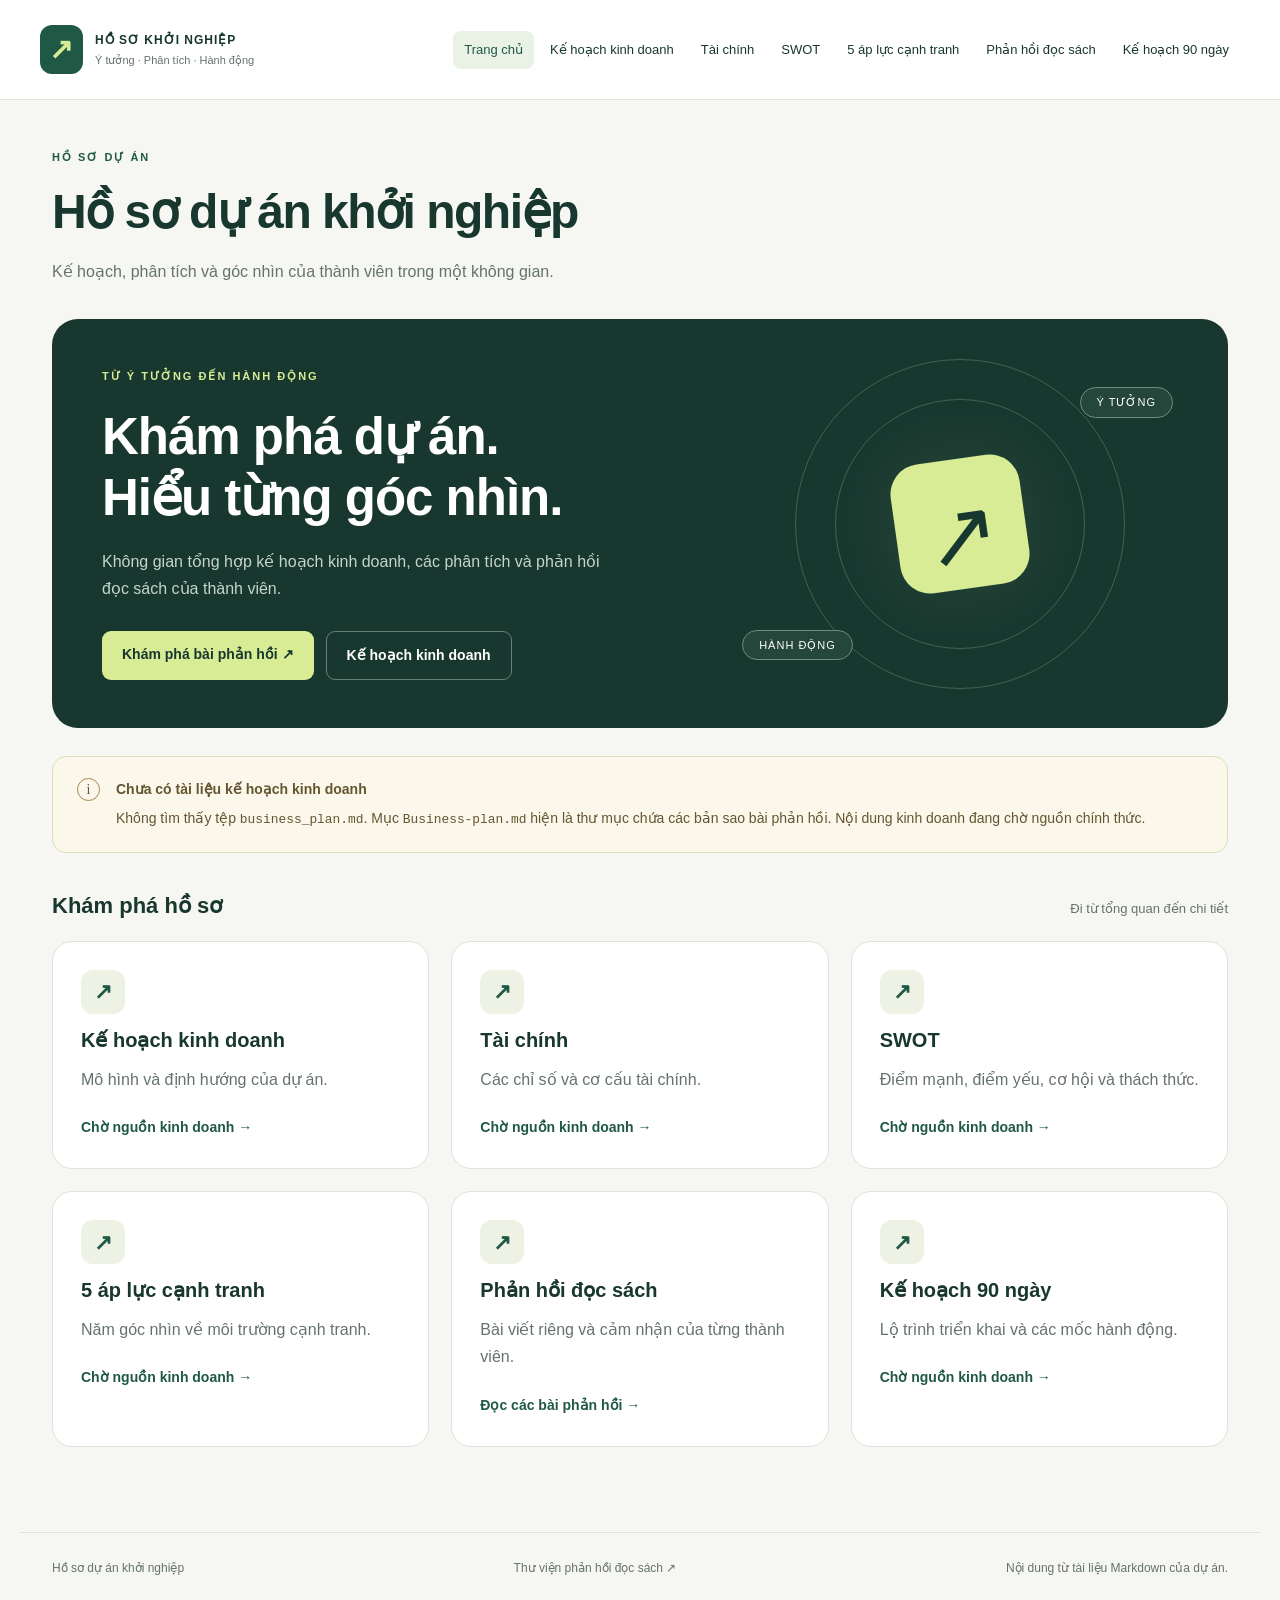
<file: index.html>
<!doctype html>
<html lang="vi"><head><meta charset="utf-8"><meta name="viewport" content="width=device-width, initial-scale=1"><meta name="description" content="Kế hoạch, phân tích và góc nhìn của thành viên trong một không gian."><title>Hồ sơ dự án khởi nghiệp · Hồ sơ khởi nghiệp</title><link rel="stylesheet" href="style.css"></head>
<body><a class="skip" href="#main">Đến nội dung chính</a><header><div class="header-inner"><a class="brand" href="index.html"><span class="brand-mark" aria-hidden="true">↗</span><span>HỒ SƠ KHỞI NGHIỆP<small>Ý tưởng · Phân tích · Hành động</small></span></a><nav aria-label="Điều hướng chính"><a href="index.html" aria-current="page">Trang chủ</a><a href="business-plan.html">Kế hoạch kinh doanh</a><a href="financial-analysis.html">Tài chính</a><a href="swot.html">SWOT</a><a href="five-forces.html">5 áp lực cạnh tranh</a><a href="reflections.html">Phản hồi đọc sách</a><a href="action-plan.html">Kế hoạch 90 ngày</a></nav></div></header>
<main id="main"><section class="page-heading"><p class="eyebrow">HỒ SƠ DỰ ÁN</p><h1>Hồ sơ dự án khởi nghiệp</h1><p class="lead">Kế hoạch, phân tích và góc nhìn của thành viên trong một không gian.</p></section><section class="hero-panel"><div><p class="eyebrow">TỪ Ý TƯỞNG ĐẾN HÀNH ĐỘNG</p><h2>Khám phá dự án.<br>Hiểu từng góc nhìn.</h2><p>Không gian tổng hợp kế hoạch kinh doanh, các phân tích và phản hồi đọc sách của thành viên.</p><div class="actions"><a class="button" href="reflections.html">Khám phá bài phản hồi ↗</a><a class="button secondary light" href="business-plan.html">Kế hoạch kinh doanh</a></div></div><div class="hero-art" aria-hidden="true"><div class="orbit orbit-one"></div><div class="orbit orbit-two"></div><span class="art-center">↗</span><span class="art-label">Ý TƯỞNG</span><span class="art-label second">HÀNH ĐỘNG</span></div></section><aside class="notice"><span class="notice-icon" aria-hidden="true">i</span><div><strong>Chưa có tài liệu kế hoạch kinh doanh</strong><p>Không tìm thấy tệp <code>business_plan.md</code>. Mục <code>Business-plan.md</code> hiện là thư mục chứa các bản sao bài phản hồi. Nội dung kinh doanh đang chờ nguồn chính thức.</p></div></aside><section><div class="section-label"><h2>Khám phá hồ sơ</h2><span>Đi từ tổng quan đến chi tiết</span></div><div class="grid overview"><a class="card destination" href="business-plan.html"><span class="tile-icon" aria-hidden="true">↗</span><h2>Kế hoạch kinh doanh</h2><p>Mô hình và định hướng của dự án.</p><span class="text-link">Chờ nguồn kinh doanh →</span></a><a class="card destination" href="financial-analysis.html"><span class="tile-icon" aria-hidden="true">↗</span><h2>Tài chính</h2><p>Các chỉ số và cơ cấu tài chính.</p><span class="text-link">Chờ nguồn kinh doanh →</span></a><a class="card destination" href="swot.html"><span class="tile-icon" aria-hidden="true">↗</span><h2>SWOT</h2><p>Điểm mạnh, điểm yếu, cơ hội và thách thức.</p><span class="text-link">Chờ nguồn kinh doanh →</span></a><a class="card destination" href="five-forces.html"><span class="tile-icon" aria-hidden="true">↗</span><h2>5 áp lực cạnh tranh</h2><p>Năm góc nhìn về môi trường cạnh tranh.</p><span class="text-link">Chờ nguồn kinh doanh →</span></a><a class="card destination" href="reflections.html"><span class="tile-icon" aria-hidden="true">↗</span><h2>Phản hồi đọc sách</h2><p>Bài viết riêng và cảm nhận của từng thành viên.</p><span class="text-link">Đọc các bài phản hồi →</span></a><a class="card destination" href="action-plan.html"><span class="tile-icon" aria-hidden="true">↗</span><h2>Kế hoạch 90 ngày</h2><p>Lộ trình triển khai và các mốc hành động.</p><span class="text-link">Chờ nguồn kinh doanh →</span></a></div></section></main><footer><span>Hồ sơ dự án khởi nghiệp</span><a href="reflections.html">Thư viện phản hồi đọc sách ↗</a><span>Nội dung từ tài liệu Markdown của dự án.</span></footer></body></html>
</file>
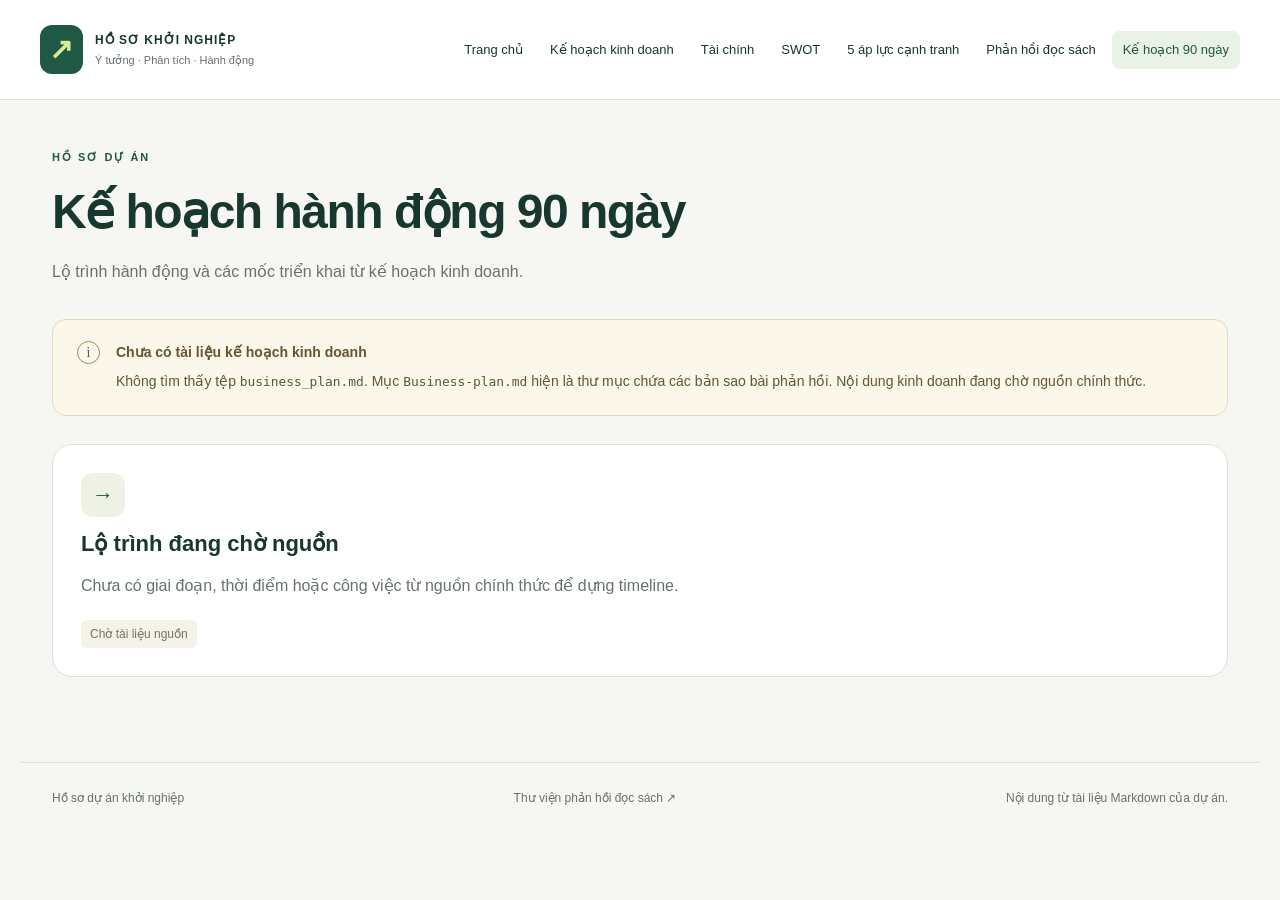
<file: action-plan.html>
<!doctype html>
<html lang="vi"><head><meta charset="utf-8"><meta name="viewport" content="width=device-width, initial-scale=1"><meta name="description" content="Lộ trình hành động và các mốc triển khai từ kế hoạch kinh doanh."><title>Kế hoạch hành động 90 ngày · Hồ sơ khởi nghiệp</title><link rel="stylesheet" href="style.css"></head>
<body><a class="skip" href="#main">Đến nội dung chính</a><header><div class="header-inner"><a class="brand" href="index.html"><span class="brand-mark" aria-hidden="true">↗</span><span>HỒ SƠ KHỞI NGHIỆP<small>Ý tưởng · Phân tích · Hành động</small></span></a><nav aria-label="Điều hướng chính"><a href="index.html">Trang chủ</a><a href="business-plan.html">Kế hoạch kinh doanh</a><a href="financial-analysis.html">Tài chính</a><a href="swot.html">SWOT</a><a href="five-forces.html">5 áp lực cạnh tranh</a><a href="reflections.html">Phản hồi đọc sách</a><a href="action-plan.html" aria-current="page">Kế hoạch 90 ngày</a></nav></div></header>
<main id="main"><section class="page-heading"><p class="eyebrow">HỒ SƠ DỰ ÁN</p><h1>Kế hoạch hành động 90 ngày</h1><p class="lead">Lộ trình hành động và các mốc triển khai từ kế hoạch kinh doanh.</p></section><aside class="notice"><span class="notice-icon" aria-hidden="true">i</span><div><strong>Chưa có tài liệu kế hoạch kinh doanh</strong><p>Không tìm thấy tệp <code>business_plan.md</code>. Mục <code>Business-plan.md</code> hiện là thư mục chứa các bản sao bài phản hồi. Nội dung kinh doanh đang chờ nguồn chính thức.</p></div></aside><article class="card empty"><span class="tile-icon" aria-hidden="true">→</span><h2>Lộ trình đang chờ nguồn</h2><p>Chưa có giai đoạn, thời điểm hoặc công việc từ nguồn chính thức để dựng timeline.</p><span class="status">Chờ tài liệu nguồn</span></article></main><footer><span>Hồ sơ dự án khởi nghiệp</span><a href="reflections.html">Thư viện phản hồi đọc sách ↗</a><span>Nội dung từ tài liệu Markdown của dự án.</span></footer></body></html>
</file>
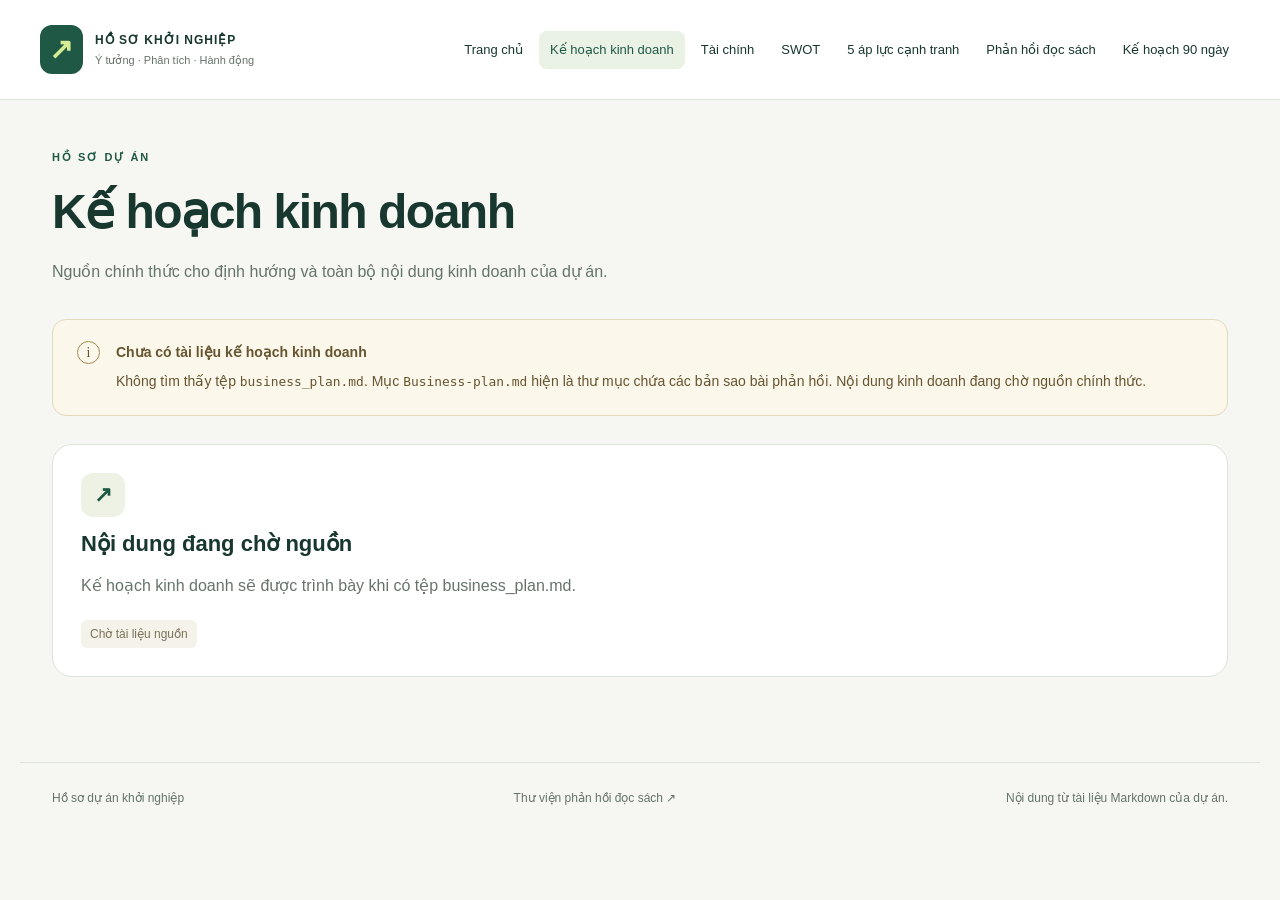
<file: business-plan.html>
<!doctype html>
<html lang="vi"><head><meta charset="utf-8"><meta name="viewport" content="width=device-width, initial-scale=1"><meta name="description" content="Nguồn chính thức cho định hướng và toàn bộ nội dung kinh doanh của dự án."><title>Kế hoạch kinh doanh · Hồ sơ khởi nghiệp</title><link rel="stylesheet" href="style.css"></head>
<body><a class="skip" href="#main">Đến nội dung chính</a><header><div class="header-inner"><a class="brand" href="index.html"><span class="brand-mark" aria-hidden="true">↗</span><span>HỒ SƠ KHỞI NGHIỆP<small>Ý tưởng · Phân tích · Hành động</small></span></a><nav aria-label="Điều hướng chính"><a href="index.html">Trang chủ</a><a href="business-plan.html" aria-current="page">Kế hoạch kinh doanh</a><a href="financial-analysis.html">Tài chính</a><a href="swot.html">SWOT</a><a href="five-forces.html">5 áp lực cạnh tranh</a><a href="reflections.html">Phản hồi đọc sách</a><a href="action-plan.html">Kế hoạch 90 ngày</a></nav></div></header>
<main id="main"><section class="page-heading"><p class="eyebrow">HỒ SƠ DỰ ÁN</p><h1>Kế hoạch kinh doanh</h1><p class="lead">Nguồn chính thức cho định hướng và toàn bộ nội dung kinh doanh của dự án.</p></section><aside class="notice"><span class="notice-icon" aria-hidden="true">i</span><div><strong>Chưa có tài liệu kế hoạch kinh doanh</strong><p>Không tìm thấy tệp <code>business_plan.md</code>. Mục <code>Business-plan.md</code> hiện là thư mục chứa các bản sao bài phản hồi. Nội dung kinh doanh đang chờ nguồn chính thức.</p></div></aside><article class="card empty"><span class="tile-icon" aria-hidden="true">↗</span><h2>Nội dung đang chờ nguồn</h2><p>Kế hoạch kinh doanh sẽ được trình bày khi có tệp business_plan.md.</p><span class="status">Chờ tài liệu nguồn</span></article></main><footer><span>Hồ sơ dự án khởi nghiệp</span><a href="reflections.html">Thư viện phản hồi đọc sách ↗</a><span>Nội dung từ tài liệu Markdown của dự án.</span></footer></body></html>
</file>
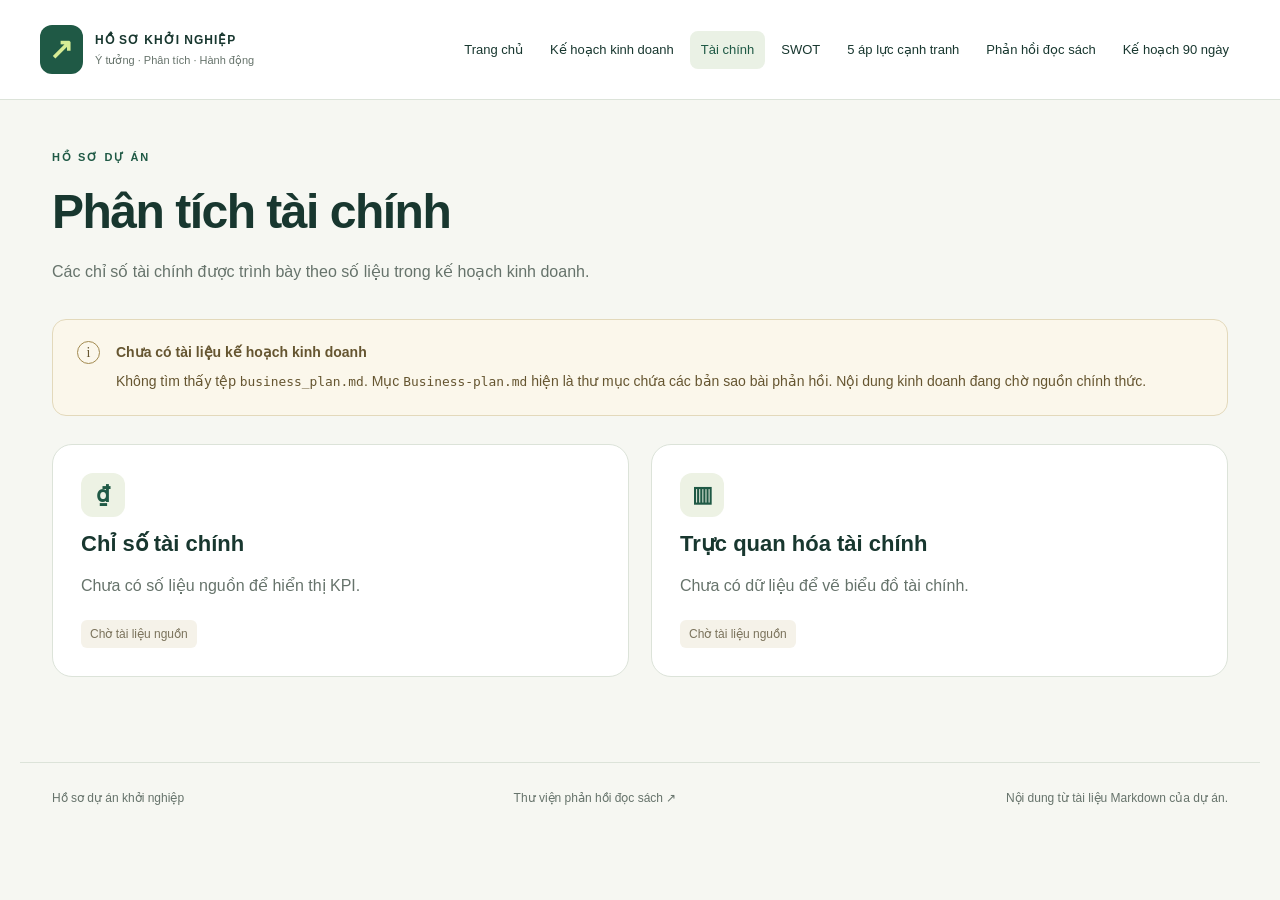
<file: financial-analysis.html>
<!doctype html>
<html lang="vi"><head><meta charset="utf-8"><meta name="viewport" content="width=device-width, initial-scale=1"><meta name="description" content="Các chỉ số tài chính được trình bày theo số liệu trong kế hoạch kinh doanh."><title>Phân tích tài chính · Hồ sơ khởi nghiệp</title><link rel="stylesheet" href="style.css"></head>
<body><a class="skip" href="#main">Đến nội dung chính</a><header><div class="header-inner"><a class="brand" href="index.html"><span class="brand-mark" aria-hidden="true">↗</span><span>HỒ SƠ KHỞI NGHIỆP<small>Ý tưởng · Phân tích · Hành động</small></span></a><nav aria-label="Điều hướng chính"><a href="index.html">Trang chủ</a><a href="business-plan.html">Kế hoạch kinh doanh</a><a href="financial-analysis.html" aria-current="page">Tài chính</a><a href="swot.html">SWOT</a><a href="five-forces.html">5 áp lực cạnh tranh</a><a href="reflections.html">Phản hồi đọc sách</a><a href="action-plan.html">Kế hoạch 90 ngày</a></nav></div></header>
<main id="main"><section class="page-heading"><p class="eyebrow">HỒ SƠ DỰ ÁN</p><h1>Phân tích tài chính</h1><p class="lead">Các chỉ số tài chính được trình bày theo số liệu trong kế hoạch kinh doanh.</p></section><aside class="notice"><span class="notice-icon" aria-hidden="true">i</span><div><strong>Chưa có tài liệu kế hoạch kinh doanh</strong><p>Không tìm thấy tệp <code>business_plan.md</code>. Mục <code>Business-plan.md</code> hiện là thư mục chứa các bản sao bài phản hồi. Nội dung kinh doanh đang chờ nguồn chính thức.</p></div></aside><div class="grid"><article class="card empty"><span class="tile-icon" aria-hidden="true">₫</span><h2>Chỉ số tài chính</h2><p>Chưa có số liệu nguồn để hiển thị KPI.</p><span class="status">Chờ tài liệu nguồn</span></article><article class="card empty"><span class="tile-icon" aria-hidden="true">▥</span><h2>Trực quan hóa tài chính</h2><p>Chưa có dữ liệu để vẽ biểu đồ tài chính.</p><span class="status">Chờ tài liệu nguồn</span></article></div></main><footer><span>Hồ sơ dự án khởi nghiệp</span><a href="reflections.html">Thư viện phản hồi đọc sách ↗</a><span>Nội dung từ tài liệu Markdown của dự án.</span></footer></body></html>
</file>
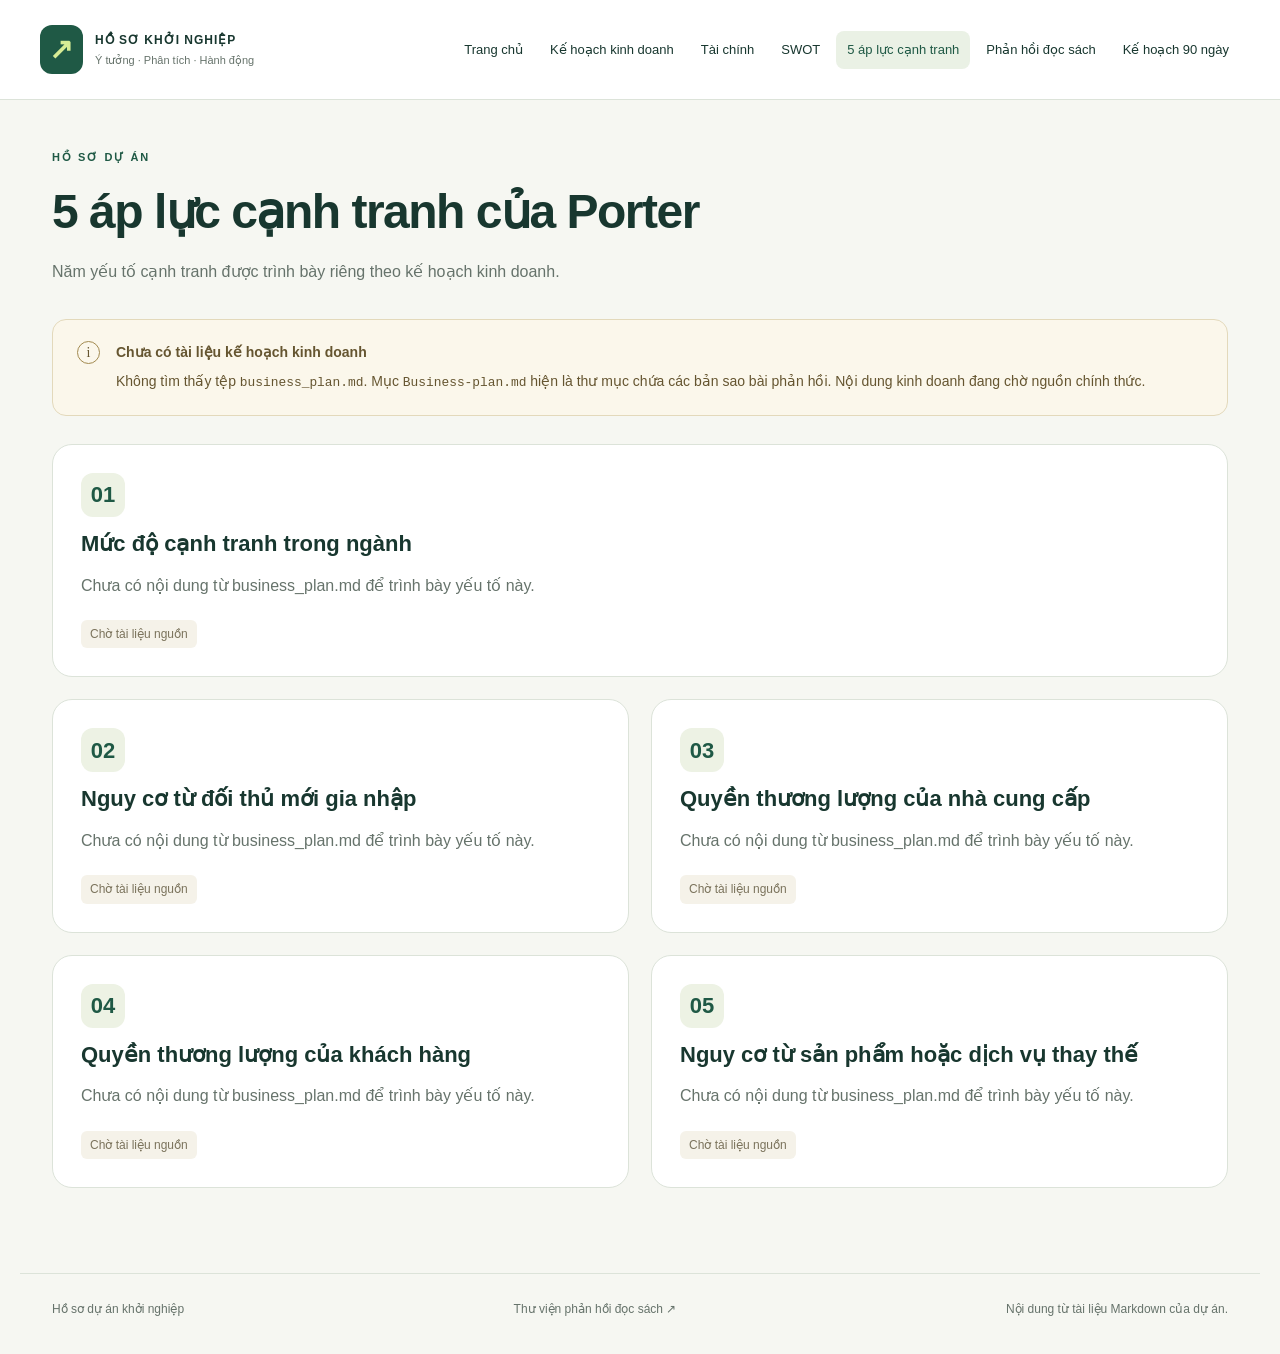
<file: five-forces.html>
<!doctype html>
<html lang="vi"><head><meta charset="utf-8"><meta name="viewport" content="width=device-width, initial-scale=1"><meta name="description" content="Năm yếu tố cạnh tranh được trình bày riêng theo kế hoạch kinh doanh."><title>5 áp lực cạnh tranh của Porter · Hồ sơ khởi nghiệp</title><link rel="stylesheet" href="style.css"></head>
<body><a class="skip" href="#main">Đến nội dung chính</a><header><div class="header-inner"><a class="brand" href="index.html"><span class="brand-mark" aria-hidden="true">↗</span><span>HỒ SƠ KHỞI NGHIỆP<small>Ý tưởng · Phân tích · Hành động</small></span></a><nav aria-label="Điều hướng chính"><a href="index.html">Trang chủ</a><a href="business-plan.html">Kế hoạch kinh doanh</a><a href="financial-analysis.html">Tài chính</a><a href="swot.html">SWOT</a><a href="five-forces.html" aria-current="page">5 áp lực cạnh tranh</a><a href="reflections.html">Phản hồi đọc sách</a><a href="action-plan.html">Kế hoạch 90 ngày</a></nav></div></header>
<main id="main"><section class="page-heading"><p class="eyebrow">HỒ SƠ DỰ ÁN</p><h1>5 áp lực cạnh tranh của Porter</h1><p class="lead">Năm yếu tố cạnh tranh được trình bày riêng theo kế hoạch kinh doanh.</p></section><aside class="notice"><span class="notice-icon" aria-hidden="true">i</span><div><strong>Chưa có tài liệu kế hoạch kinh doanh</strong><p>Không tìm thấy tệp <code>business_plan.md</code>. Mục <code>Business-plan.md</code> hiện là thư mục chứa các bản sao bài phản hồi. Nội dung kinh doanh đang chờ nguồn chính thức.</p></div></aside><div class="grid forces"><article class="card empty"><span class="tile-icon" aria-hidden="true">01</span><h2>Mức độ cạnh tranh trong ngành</h2><p>Chưa có nội dung từ business_plan.md để trình bày yếu tố này.</p><span class="status">Chờ tài liệu nguồn</span></article><article class="card empty"><span class="tile-icon" aria-hidden="true">02</span><h2>Nguy cơ từ đối thủ mới gia nhập</h2><p>Chưa có nội dung từ business_plan.md để trình bày yếu tố này.</p><span class="status">Chờ tài liệu nguồn</span></article><article class="card empty"><span class="tile-icon" aria-hidden="true">03</span><h2>Quyền thương lượng của nhà cung cấp</h2><p>Chưa có nội dung từ business_plan.md để trình bày yếu tố này.</p><span class="status">Chờ tài liệu nguồn</span></article><article class="card empty"><span class="tile-icon" aria-hidden="true">04</span><h2>Quyền thương lượng của khách hàng</h2><p>Chưa có nội dung từ business_plan.md để trình bày yếu tố này.</p><span class="status">Chờ tài liệu nguồn</span></article><article class="card empty"><span class="tile-icon" aria-hidden="true">05</span><h2>Nguy cơ từ sản phẩm hoặc dịch vụ thay thế</h2><p>Chưa có nội dung từ business_plan.md để trình bày yếu tố này.</p><span class="status">Chờ tài liệu nguồn</span></article></div></main><footer><span>Hồ sơ dự án khởi nghiệp</span><a href="reflections.html">Thư viện phản hồi đọc sách ↗</a><span>Nội dung từ tài liệu Markdown của dự án.</span></footer></body></html>
</file>
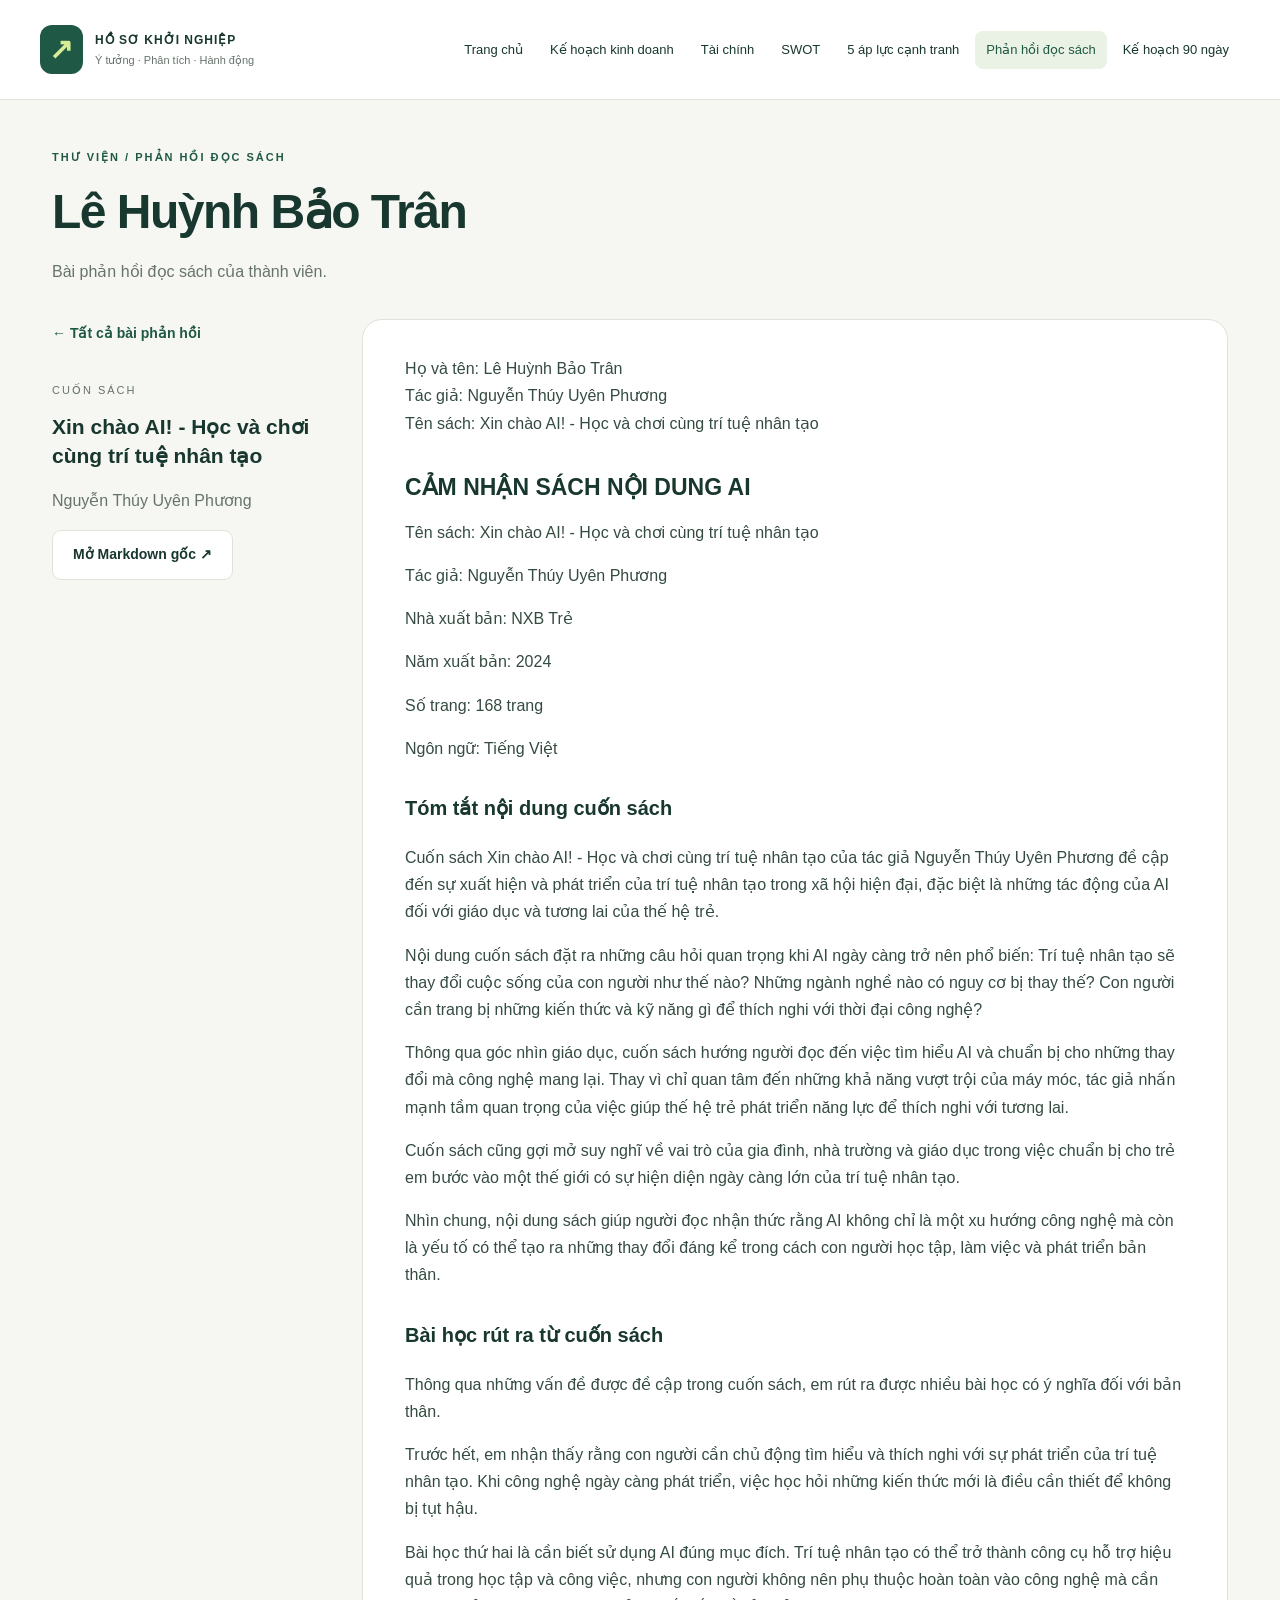
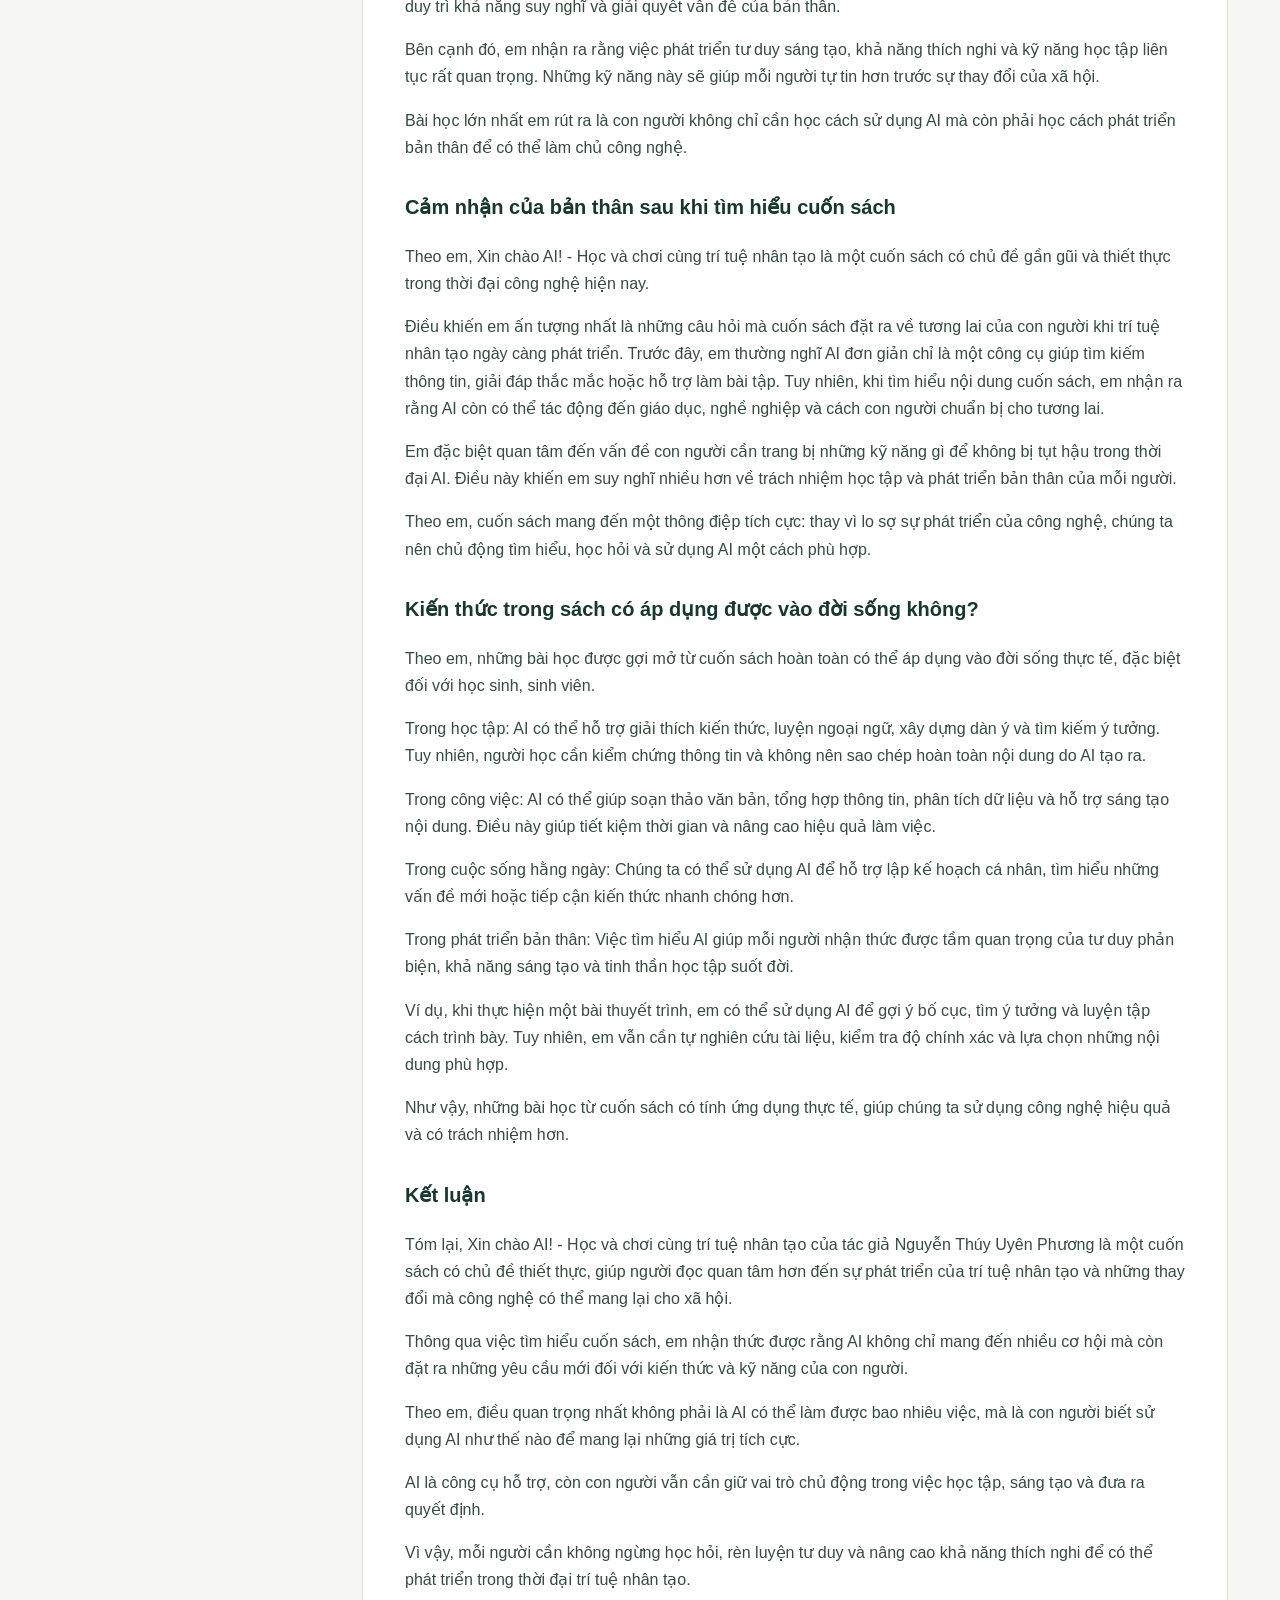
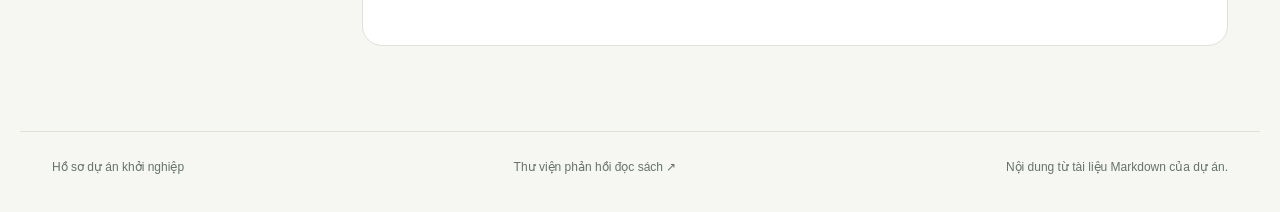
<file: reflection-01.html>
<!doctype html>
<html lang="vi"><head><meta charset="utf-8"><meta name="viewport" content="width=device-width, initial-scale=1"><meta name="description" content="Bài phản hồi đọc sách của thành viên."><title>Lê Huỳnh Bảo Trân · Hồ sơ khởi nghiệp</title><link rel="stylesheet" href="style.css"></head>
<body><a class="skip" href="#main">Đến nội dung chính</a><header><div class="header-inner"><a class="brand" href="index.html"><span class="brand-mark" aria-hidden="true">↗</span><span>HỒ SƠ KHỞI NGHIỆP<small>Ý tưởng · Phân tích · Hành động</small></span></a><nav aria-label="Điều hướng chính"><a href="index.html">Trang chủ</a><a href="business-plan.html">Kế hoạch kinh doanh</a><a href="financial-analysis.html">Tài chính</a><a href="swot.html">SWOT</a><a href="five-forces.html">5 áp lực cạnh tranh</a><a href="reflections.html" aria-current="page">Phản hồi đọc sách</a><a href="action-plan.html">Kế hoạch 90 ngày</a></nav></div></header>
<main id="main"><section class="page-heading"><p class="eyebrow">THƯ VIỆN / PHẢN HỒI ĐỌC SÁCH</p><h1>Lê Huỳnh Bảo Trân</h1><p class="lead">Bài phản hồi đọc sách của thành viên.</p></section><div class="reading-layout"><aside class="reading-aside"><a class="text-link" href="reflections.html">← Tất cả bài phản hồi</a><div class="book-label">CUỐN SÁCH</div><h2>Xin chào AI! - Học và chơi cùng trí tuệ nhân tạo</h2><p>Nguyễn Thúy Uyên Phương</p><a class="button secondary" href="Reflections/24040008 - Lê Huỳnh Bảo Trân.md">Mở Markdown gốc ↗</a></aside><article class="prose"><p>Họ và tên: Lê Huỳnh Bảo Trân<br>Tác giả: Nguyễn Thúy Uyên Phương<br>Tên sách: Xin chào AI! - Học và chơi cùng trí tuệ nhân tạo</p>
<h2>CẢM NHẬN SÁCH NỘI DUNG AI</h2>
<p>Tên sách: Xin chào AI! - Học và chơi cùng trí tuệ nhân tạo</p>
<p>Tác giả: Nguyễn Thúy Uyên Phương</p>
<p>Nhà xuất bản: NXB Trẻ</p>
<p>Năm xuất bản: 2024</p>
<p>Số trang: 168 trang</p>
<p>Ngôn ngữ: Tiếng Việt</p>
<h3>Tóm tắt nội dung cuốn sách</h3>
<p>Cuốn sách Xin chào AI! - Học và chơi cùng trí tuệ nhân tạo của tác giả Nguyễn Thúy Uyên Phương đề cập đến sự xuất hiện và phát triển của trí tuệ nhân tạo trong xã hội hiện đại, đặc biệt là những tác động của AI đối với giáo dục và tương lai của thế hệ trẻ.</p>
<p>Nội dung cuốn sách đặt ra những câu hỏi quan trọng khi AI ngày càng trở nên phổ biến: Trí tuệ nhân tạo sẽ thay đổi cuộc sống của con người như thế nào? Những ngành nghề nào có nguy cơ bị thay thế? Con người cần trang bị những kiến thức và kỹ năng gì để thích nghi với thời đại công nghệ?</p>
<p>Thông qua góc nhìn giáo dục, cuốn sách hướng người đọc đến việc tìm hiểu AI và chuẩn bị cho những thay đổi mà công nghệ mang lại. Thay vì chỉ quan tâm đến những khả năng vượt trội của máy móc, tác giả nhấn mạnh tầm quan trọng của việc giúp thế hệ trẻ phát triển năng lực để thích nghi với tương lai.</p>
<p>Cuốn sách cũng gợi mở suy nghĩ về vai trò của gia đình, nhà trường và giáo dục trong việc chuẩn bị cho trẻ em bước vào một thế giới có sự hiện diện ngày càng lớn của trí tuệ nhân tạo.</p>
<p>Nhìn chung, nội dung sách giúp người đọc nhận thức rằng AI không chỉ là một xu hướng công nghệ mà còn là yếu tố có thể tạo ra những thay đổi đáng kể trong cách con người học tập, làm việc và phát triển bản thân.</p>
<h3>Bài học rút ra từ cuốn sách</h3>
<p>Thông qua những vấn đề được đề cập trong cuốn sách, em rút ra được nhiều bài học có ý nghĩa đối với bản thân.</p>
<p>Trước hết, em nhận thấy rằng con người cần chủ động tìm hiểu và thích nghi với sự phát triển của trí tuệ nhân tạo. Khi công nghệ ngày càng phát triển, việc học hỏi những kiến thức mới là điều cần thiết để không bị tụt hậu.</p>
<p>Bài học thứ hai là cần biết sử dụng AI đúng mục đích. Trí tuệ nhân tạo có thể trở thành công cụ hỗ trợ hiệu quả trong học tập và công việc, nhưng con người không nên phụ thuộc hoàn toàn vào công nghệ mà cần duy trì khả năng suy nghĩ và giải quyết vấn đề của bản thân.</p>
<p>Bên cạnh đó, em nhận ra rằng việc phát triển tư duy sáng tạo, khả năng thích nghi và kỹ năng học tập liên tục rất quan trọng. Những kỹ năng này sẽ giúp mỗi người tự tin hơn trước sự thay đổi của xã hội.</p>
<p>Bài học lớn nhất em rút ra là con người không chỉ cần học cách sử dụng AI mà còn phải học cách phát triển bản thân để có thể làm chủ công nghệ.</p>
<h3>Cảm nhận của bản thân sau khi tìm hiểu cuốn sách</h3>
<p>Theo em, Xin chào AI! - Học và chơi cùng trí tuệ nhân tạo là một cuốn sách có chủ đề gần gũi và thiết thực trong thời đại công nghệ hiện nay.</p>
<p>Điều khiến em ấn tượng nhất là những câu hỏi mà cuốn sách đặt ra về tương lai của con người khi trí tuệ nhân tạo ngày càng phát triển. Trước đây, em thường nghĩ AI đơn giản chỉ là một công cụ giúp tìm kiếm thông tin, giải đáp thắc mắc hoặc hỗ trợ làm bài tập. Tuy nhiên, khi tìm hiểu nội dung cuốn sách, em nhận ra rằng AI còn có thể tác động đến giáo dục, nghề nghiệp và cách con người chuẩn bị cho tương lai.</p>
<p>Em đặc biệt quan tâm đến vấn đề con người cần trang bị những kỹ năng gì để không bị tụt hậu trong thời đại AI. Điều này khiến em suy nghĩ nhiều hơn về trách nhiệm học tập và phát triển bản thân của mỗi người.</p>
<p>Theo em, cuốn sách mang đến một thông điệp tích cực: thay vì lo sợ sự phát triển của công nghệ, chúng ta nên chủ động tìm hiểu, học hỏi và sử dụng AI một cách phù hợp.</p>
<h3>Kiến thức trong sách có áp dụng được vào đời sống không?</h3>
<p>Theo em, những bài học được gợi mở từ cuốn sách hoàn toàn có thể áp dụng vào đời sống thực tế, đặc biệt đối với học sinh, sinh viên.</p>
<p>Trong học tập: AI có thể hỗ trợ giải thích kiến thức, luyện ngoại ngữ, xây dựng dàn ý và tìm kiếm ý tưởng. Tuy nhiên, người học cần kiểm chứng thông tin và không nên sao chép hoàn toàn nội dung do AI tạo ra.</p>
<p>Trong công việc: AI có thể giúp soạn thảo văn bản, tổng hợp thông tin, phân tích dữ liệu và hỗ trợ sáng tạo nội dung. Điều này giúp tiết kiệm thời gian và nâng cao hiệu quả làm việc.</p>
<p>Trong cuộc sống hằng ngày: Chúng ta có thể sử dụng AI để hỗ trợ lập kế hoạch cá nhân, tìm hiểu những vấn đề mới hoặc tiếp cận kiến thức nhanh chóng hơn.</p>
<p>Trong phát triển bản thân: Việc tìm hiểu AI giúp mỗi người nhận thức được tầm quan trọng của tư duy phản biện, khả năng sáng tạo và tinh thần học tập suốt đời.</p>
<p>Ví dụ, khi thực hiện một bài thuyết trình, em có thể sử dụng AI để gợi ý bố cục, tìm ý tưởng và luyện tập cách trình bày. Tuy nhiên, em vẫn cần tự nghiên cứu tài liệu, kiểm tra độ chính xác và lựa chọn những nội dung phù hợp.</p>
<p>Như vậy, những bài học từ cuốn sách có tính ứng dụng thực tế, giúp chúng ta sử dụng công nghệ hiệu quả và có trách nhiệm hơn.</p>
<h3>Kết luận</h3>
<p>Tóm lại, Xin chào AI! - Học và chơi cùng trí tuệ nhân tạo của tác giả Nguyễn Thúy Uyên Phương là một cuốn sách có chủ đề thiết thực, giúp người đọc quan tâm hơn đến sự phát triển của trí tuệ nhân tạo và những thay đổi mà công nghệ có thể mang lại cho xã hội.</p>
<p>Thông qua việc tìm hiểu cuốn sách, em nhận thức được rằng AI không chỉ mang đến nhiều cơ hội mà còn đặt ra những yêu cầu mới đối với kiến thức và kỹ năng của con người.</p>
<p>Theo em, điều quan trọng nhất không phải là AI có thể làm được bao nhiêu việc, mà là con người biết sử dụng AI như thế nào để mang lại những giá trị tích cực.</p>
<p>AI là công cụ hỗ trợ, còn con người vẫn cần giữ vai trò chủ động trong việc học tập, sáng tạo và đưa ra quyết định.</p>
<p>Vì vậy, mỗi người cần không ngừng học hỏi, rèn luyện tư duy và nâng cao khả năng thích nghi để có thể phát triển trong thời đại trí tuệ nhân tạo.</p></article></div></main><footer><span>Hồ sơ dự án khởi nghiệp</span><a href="reflections.html">Thư viện phản hồi đọc sách ↗</a><span>Nội dung từ tài liệu Markdown của dự án.</span></footer></body></html>
</file>
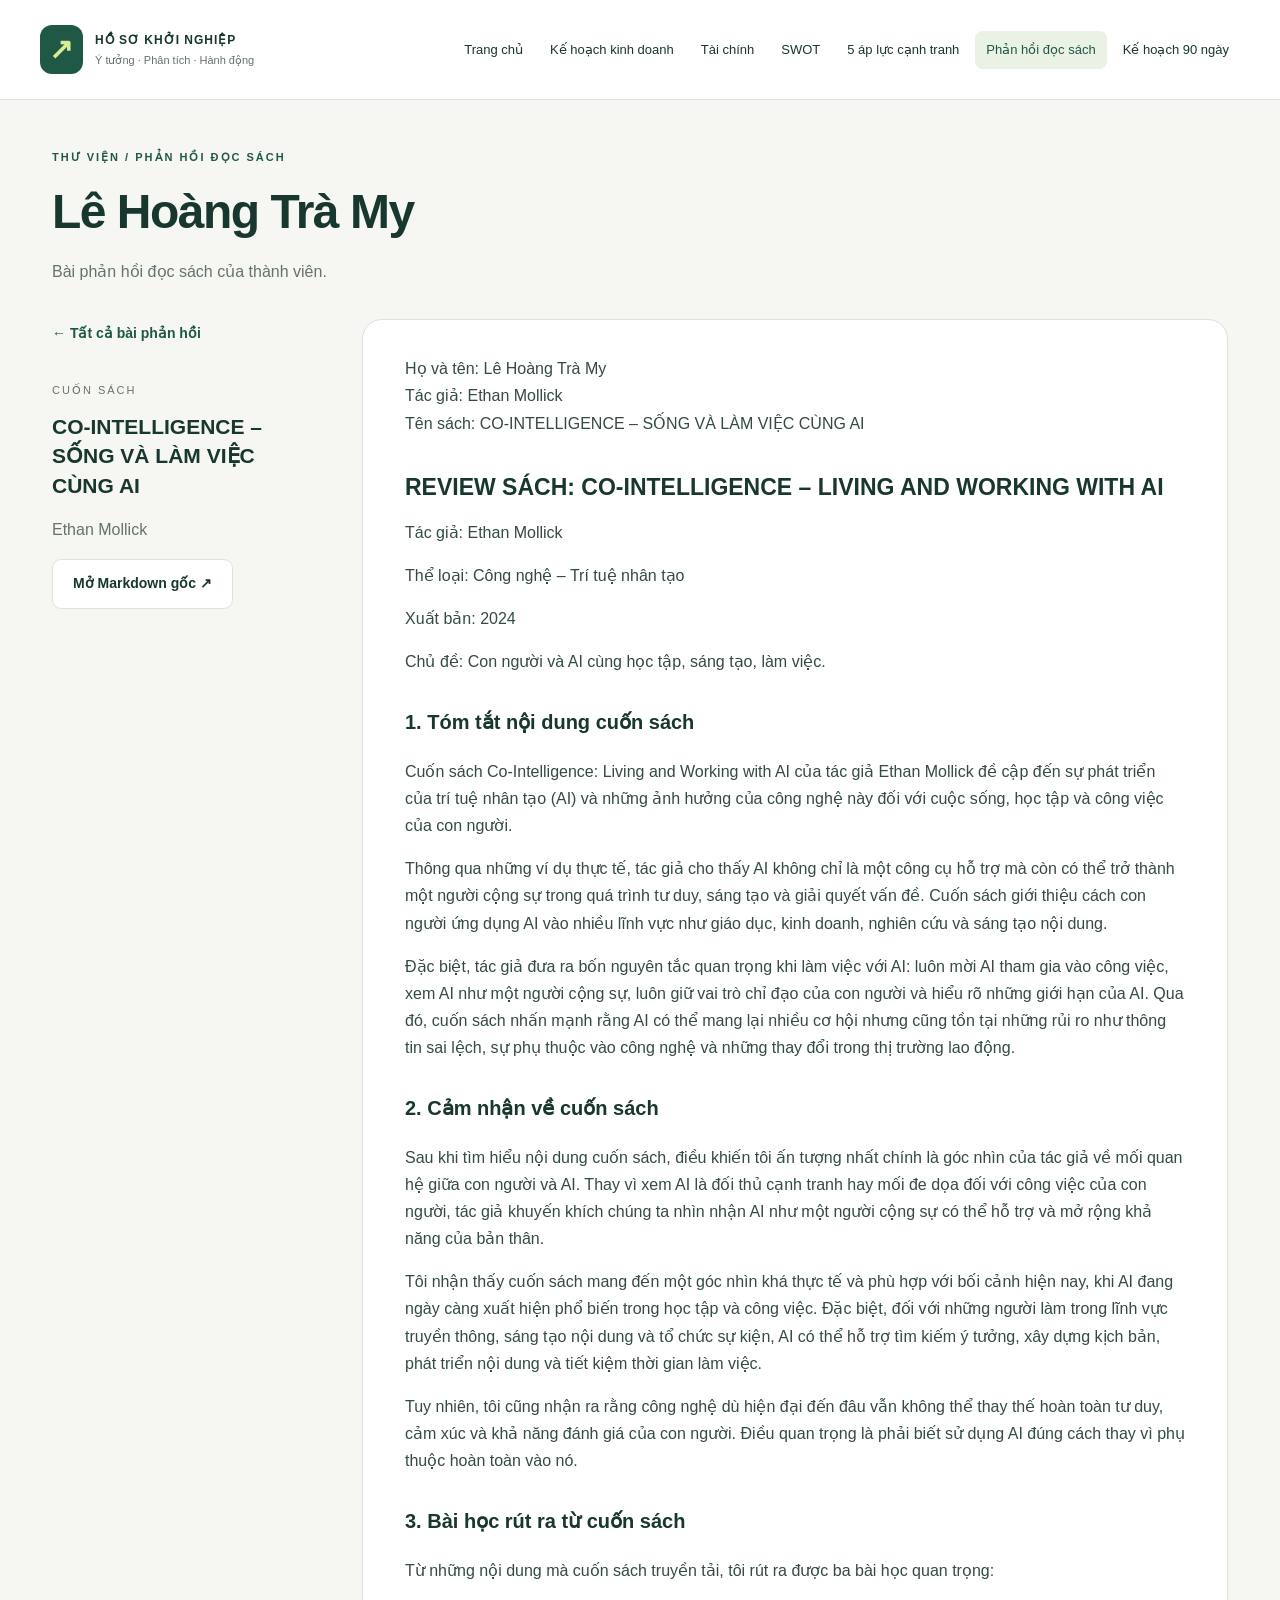
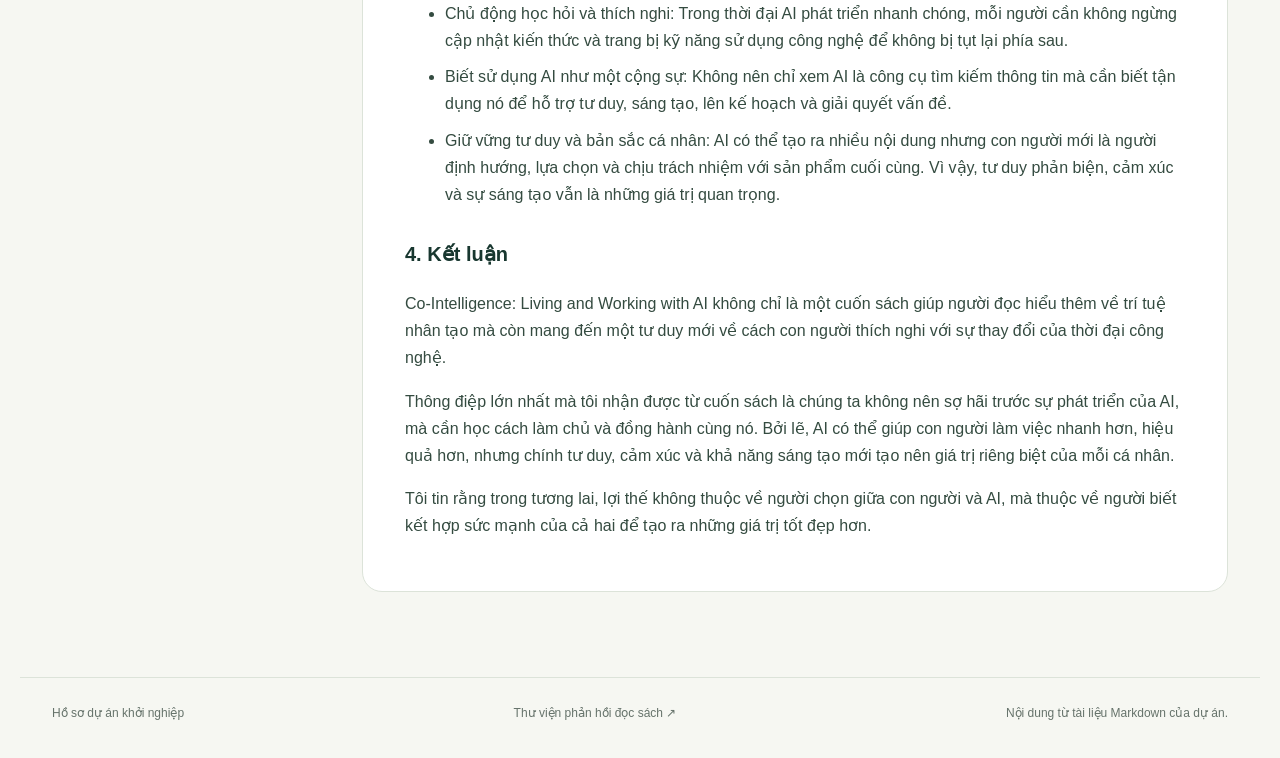
<file: reflection-02.html>
<!doctype html>
<html lang="vi"><head><meta charset="utf-8"><meta name="viewport" content="width=device-width, initial-scale=1"><meta name="description" content="Bài phản hồi đọc sách của thành viên."><title>Lê Hoàng Trà My · Hồ sơ khởi nghiệp</title><link rel="stylesheet" href="style.css"></head>
<body><a class="skip" href="#main">Đến nội dung chính</a><header><div class="header-inner"><a class="brand" href="index.html"><span class="brand-mark" aria-hidden="true">↗</span><span>HỒ SƠ KHỞI NGHIỆP<small>Ý tưởng · Phân tích · Hành động</small></span></a><nav aria-label="Điều hướng chính"><a href="index.html">Trang chủ</a><a href="business-plan.html">Kế hoạch kinh doanh</a><a href="financial-analysis.html">Tài chính</a><a href="swot.html">SWOT</a><a href="five-forces.html">5 áp lực cạnh tranh</a><a href="reflections.html" aria-current="page">Phản hồi đọc sách</a><a href="action-plan.html">Kế hoạch 90 ngày</a></nav></div></header>
<main id="main"><section class="page-heading"><p class="eyebrow">THƯ VIỆN / PHẢN HỒI ĐỌC SÁCH</p><h1>Lê Hoàng Trà My</h1><p class="lead">Bài phản hồi đọc sách của thành viên.</p></section><div class="reading-layout"><aside class="reading-aside"><a class="text-link" href="reflections.html">← Tất cả bài phản hồi</a><div class="book-label">CUỐN SÁCH</div><h2>CO-INTELLIGENCE – SỐNG VÀ LÀM VIỆC CÙNG AI</h2><p>Ethan Mollick</p><a class="button secondary" href="Reflections/24040019 - Lê Hoàng Trà My.md">Mở Markdown gốc ↗</a></aside><article class="prose"><p>Họ và tên: Lê Hoàng Trà My<br>Tác giả: Ethan Mollick<br>Tên sách: CO-INTELLIGENCE – SỐNG VÀ LÀM VIỆC CÙNG AI</p>
<h2>REVIEW SÁCH: CO-INTELLIGENCE – LIVING AND WORKING WITH AI</h2>
<p>Tác giả: Ethan Mollick</p>
<p>Thể loại: Công nghệ – Trí tuệ nhân tạo</p>
<p>Xuất bản: 2024</p>
<p>Chủ đề: Con người và AI cùng học tập, sáng tạo, làm việc.</p>
<h3>1. Tóm tắt nội dung cuốn sách</h3>
<p>Cuốn sách Co-Intelligence: Living and Working with AI của tác giả Ethan Mollick đề cập đến sự phát triển của trí tuệ nhân tạo (AI) và những ảnh hưởng của công nghệ này đối với cuộc sống, học tập và công việc của con người.</p>
<p>Thông qua những ví dụ thực tế, tác giả cho thấy AI không chỉ là một công cụ hỗ trợ mà còn có thể trở thành một người cộng sự trong quá trình tư duy, sáng tạo và giải quyết vấn đề. Cuốn sách giới thiệu cách con người ứng dụng AI vào nhiều lĩnh vực như giáo dục, kinh doanh, nghiên cứu và sáng tạo nội dung.</p>
<p>Đặc biệt, tác giả đưa ra bốn nguyên tắc quan trọng khi làm việc với AI: luôn mời AI tham gia vào công việc, xem AI như một người cộng sự, luôn giữ vai trò chỉ đạo của con người và hiểu rõ những giới hạn của AI. Qua đó, cuốn sách nhấn mạnh rằng AI có thể mang lại nhiều cơ hội nhưng cũng tồn tại những rủi ro như thông tin sai lệch, sự phụ thuộc vào công nghệ và những thay đổi trong thị trường lao động.</p>
<h3>2. Cảm nhận về cuốn sách</h3>
<p>Sau khi tìm hiểu nội dung cuốn sách, điều khiến tôi ấn tượng nhất chính là góc nhìn của tác giả về mối quan hệ giữa con người và AI. Thay vì xem AI là đối thủ cạnh tranh hay mối đe dọa đối với công việc của con người, tác giả khuyến khích chúng ta nhìn nhận AI như một người cộng sự có thể hỗ trợ và mở rộng khả năng của bản thân.</p>
<p>Tôi nhận thấy cuốn sách mang đến một góc nhìn khá thực tế và phù hợp với bối cảnh hiện nay, khi AI đang ngày càng xuất hiện phổ biến trong học tập và công việc. Đặc biệt, đối với những người làm trong lĩnh vực truyền thông, sáng tạo nội dung và tổ chức sự kiện, AI có thể hỗ trợ tìm kiếm ý tưởng, xây dựng kịch bản, phát triển nội dung và tiết kiệm thời gian làm việc.</p>
<p>Tuy nhiên, tôi cũng nhận ra rằng công nghệ dù hiện đại đến đâu vẫn không thể thay thế hoàn toàn tư duy, cảm xúc và khả năng đánh giá của con người. Điều quan trọng là phải biết sử dụng AI đúng cách thay vì phụ thuộc hoàn toàn vào nó.</p>
<h3>3. Bài học rút ra từ cuốn sách</h3>
<p>Từ những nội dung mà cuốn sách truyền tải, tôi rút ra được ba bài học quan trọng:</p>
<ul><li>Chủ động học hỏi và thích nghi: Trong thời đại AI phát triển nhanh chóng, mỗi người cần không ngừng cập nhật kiến thức và trang bị kỹ năng sử dụng công nghệ để không bị tụt lại phía sau.</li><li>Biết sử dụng AI như một cộng sự: Không nên chỉ xem AI là công cụ tìm kiếm thông tin mà cần biết tận dụng nó để hỗ trợ tư duy, sáng tạo, lên kế hoạch và giải quyết vấn đề.</li><li>Giữ vững tư duy và bản sắc cá nhân: AI có thể tạo ra nhiều nội dung nhưng con người mới là người định hướng, lựa chọn và chịu trách nhiệm với sản phẩm cuối cùng. Vì vậy, tư duy phản biện, cảm xúc và sự sáng tạo vẫn là những giá trị quan trọng.</li></ul>
<h3>4. Kết luận</h3>
<p>Co-Intelligence: Living and Working with AI không chỉ là một cuốn sách giúp người đọc hiểu thêm về trí tuệ nhân tạo mà còn mang đến một tư duy mới về cách con người thích nghi với sự thay đổi của thời đại công nghệ.</p>
<p>Thông điệp lớn nhất mà tôi nhận được từ cuốn sách là chúng ta không nên sợ hãi trước sự phát triển của AI, mà cần học cách làm chủ và đồng hành cùng nó. Bởi lẽ, AI có thể giúp con người làm việc nhanh hơn, hiệu quả hơn, nhưng chính tư duy, cảm xúc và khả năng sáng tạo mới tạo nên giá trị riêng biệt của mỗi cá nhân.</p>
<p>Tôi tin rằng trong tương lai, lợi thế không thuộc về người chọn giữa con người và AI, mà thuộc về người biết kết hợp sức mạnh của cả hai để tạo ra những giá trị tốt đẹp hơn.</p></article></div></main><footer><span>Hồ sơ dự án khởi nghiệp</span><a href="reflections.html">Thư viện phản hồi đọc sách ↗</a><span>Nội dung từ tài liệu Markdown của dự án.</span></footer></body></html>
</file>
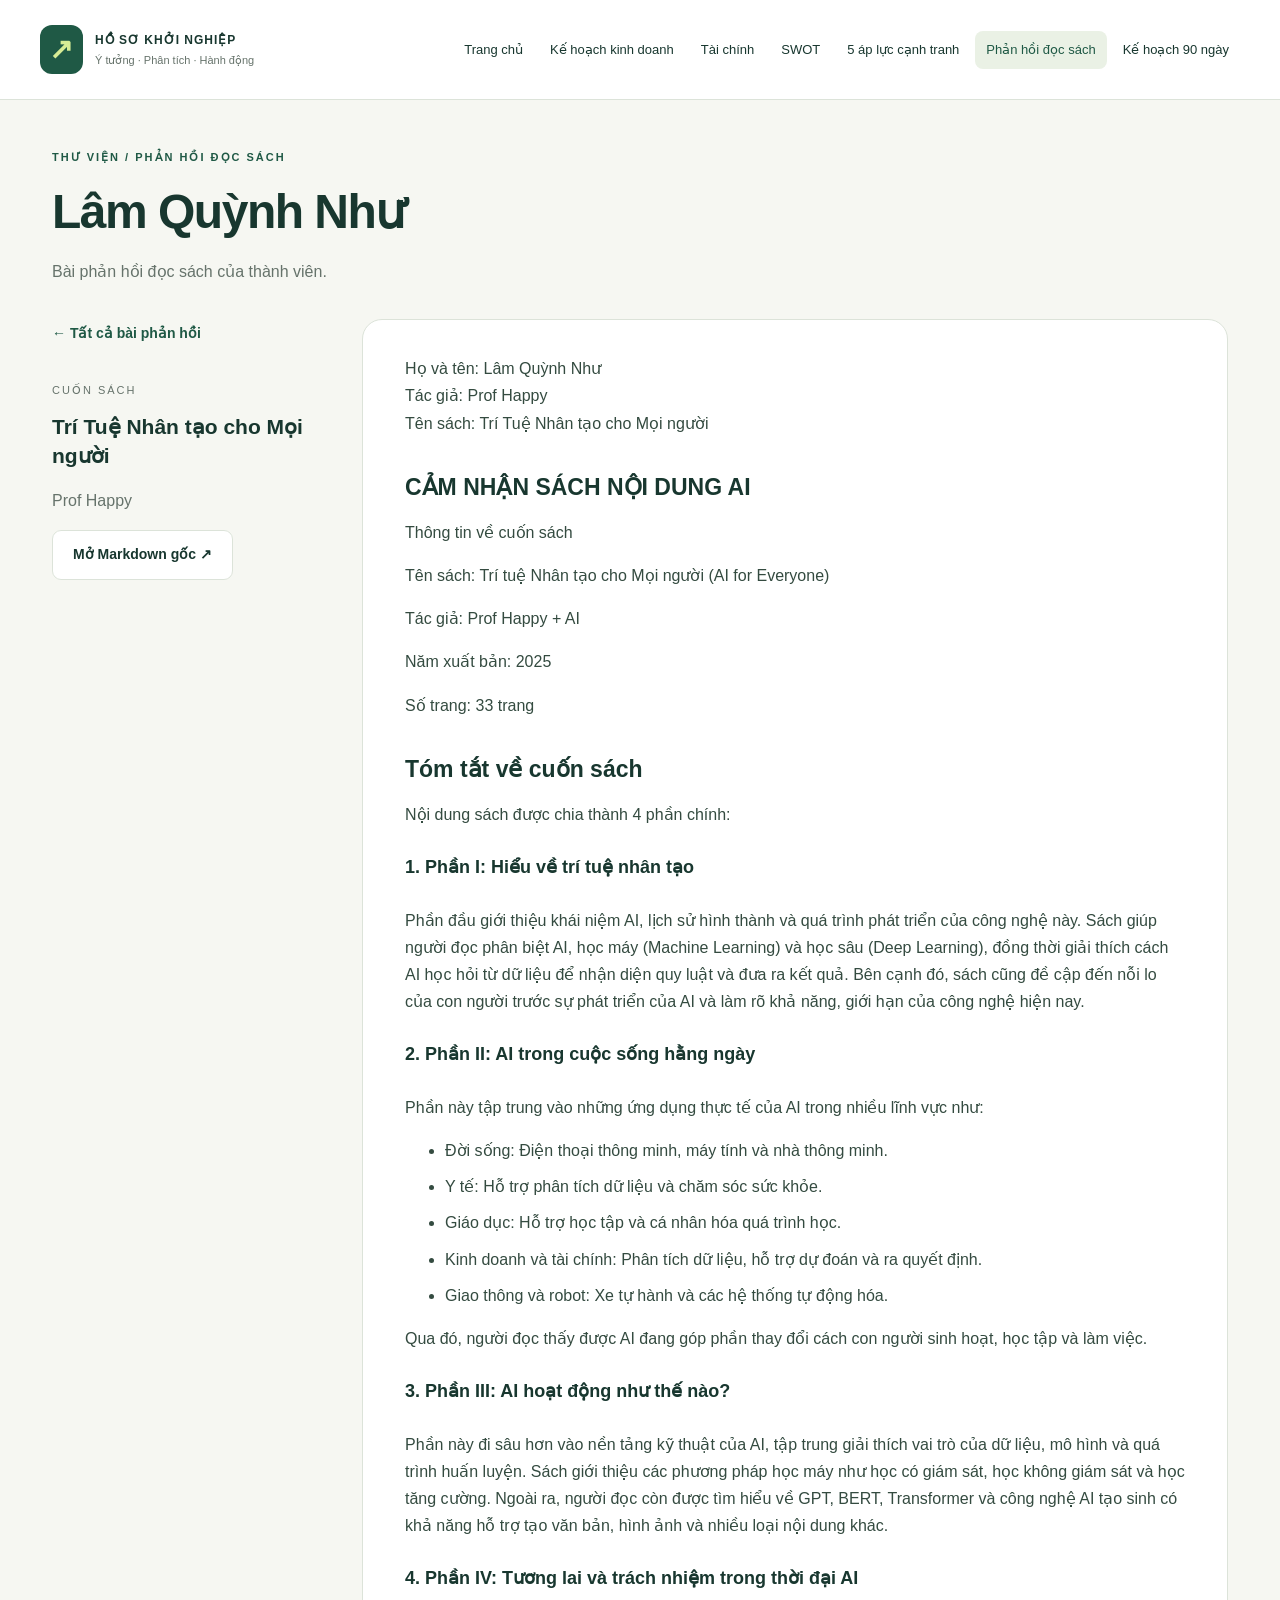
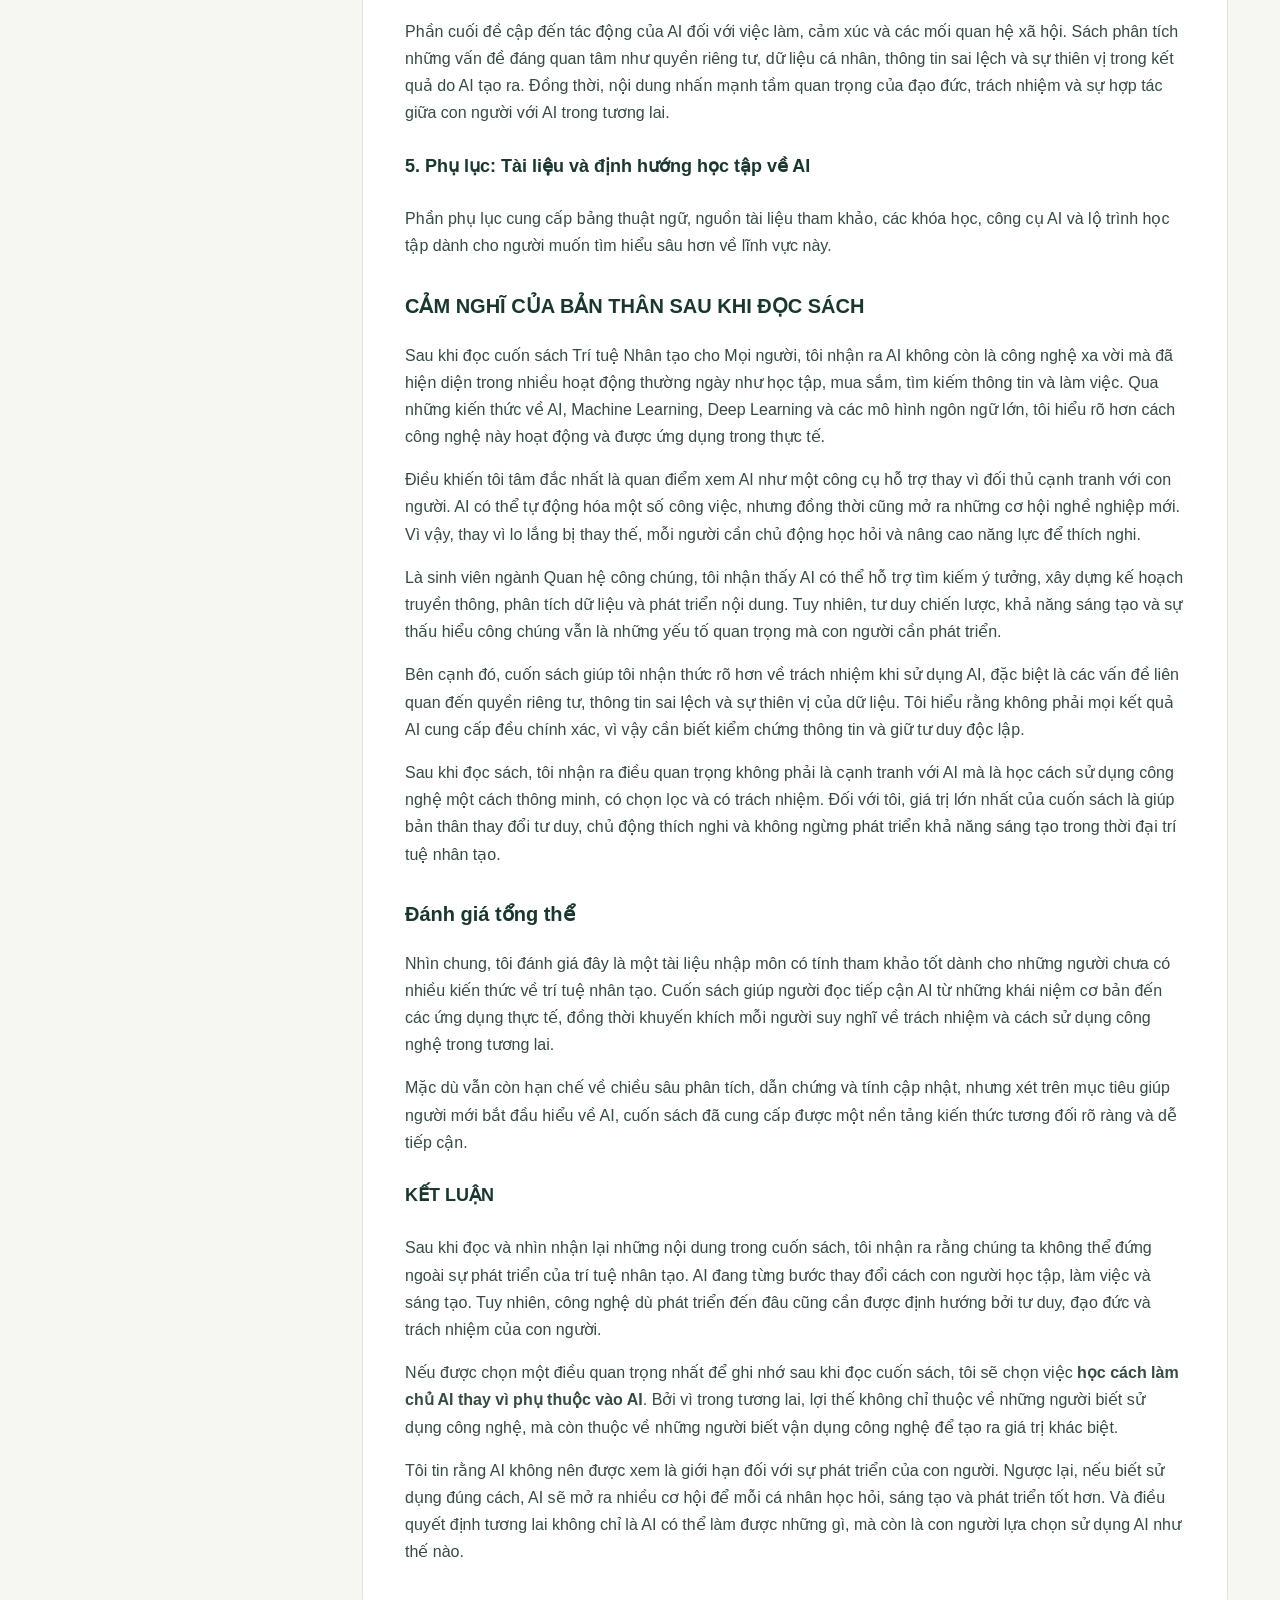
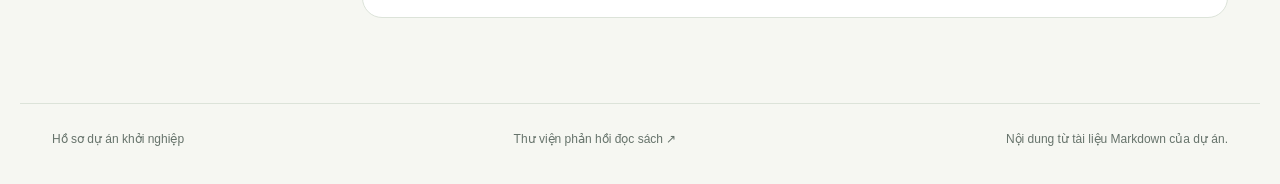
<file: reflection-03.html>
<!doctype html>
<html lang="vi"><head><meta charset="utf-8"><meta name="viewport" content="width=device-width, initial-scale=1"><meta name="description" content="Bài phản hồi đọc sách của thành viên."><title>Lâm Quỳnh Như · Hồ sơ khởi nghiệp</title><link rel="stylesheet" href="style.css"></head>
<body><a class="skip" href="#main">Đến nội dung chính</a><header><div class="header-inner"><a class="brand" href="index.html"><span class="brand-mark" aria-hidden="true">↗</span><span>HỒ SƠ KHỞI NGHIỆP<small>Ý tưởng · Phân tích · Hành động</small></span></a><nav aria-label="Điều hướng chính"><a href="index.html">Trang chủ</a><a href="business-plan.html">Kế hoạch kinh doanh</a><a href="financial-analysis.html">Tài chính</a><a href="swot.html">SWOT</a><a href="five-forces.html">5 áp lực cạnh tranh</a><a href="reflections.html" aria-current="page">Phản hồi đọc sách</a><a href="action-plan.html">Kế hoạch 90 ngày</a></nav></div></header>
<main id="main"><section class="page-heading"><p class="eyebrow">THƯ VIỆN / PHẢN HỒI ĐỌC SÁCH</p><h1>Lâm Quỳnh Như</h1><p class="lead">Bài phản hồi đọc sách của thành viên.</p></section><div class="reading-layout"><aside class="reading-aside"><a class="text-link" href="reflections.html">← Tất cả bài phản hồi</a><div class="book-label">CUỐN SÁCH</div><h2>Trí Tuệ Nhân tạo cho Mọi người</h2><p>Prof Happy</p><a class="button secondary" href="Reflections/24040036 Lâm Quỳnh Như.md">Mở Markdown gốc ↗</a></aside><article class="prose"><p>Họ và tên: Lâm Quỳnh Như<br>Tác giả: Prof Happy<br>Tên sách: Trí Tuệ Nhân tạo cho Mọi người</p>
<h2><strong>CẢM NHẬN SÁCH NỘI DUNG AI</strong></h2>
<p>Thông tin về cuốn sách</p>
<p>Tên sách:	Trí tuệ Nhân tạo cho Mọi người (AI for Everyone)</p>
<p>Tác giả:	Prof Happy + AI</p>
<p>Năm xuất bản:	2025</p>
<p>Số trang:	33 trang </p>
<h2>Tóm tắt về cuốn sách</h2>
<p>Nội dung sách được chia thành 4 phần chính:</p>
<h4>1. Phần I: Hiểu về trí tuệ nhân tạo</h4>
<p>Phần đầu giới thiệu khái niệm AI, lịch sử hình thành và quá trình phát triển của công nghệ này. Sách giúp người đọc phân biệt AI, học máy (Machine Learning) và học sâu (Deep Learning), đồng thời giải thích cách AI học hỏi từ dữ liệu để nhận diện quy luật và đưa ra kết quả. Bên cạnh đó, sách cũng đề cập đến nỗi lo của con người trước sự phát triển của AI và làm rõ khả năng, giới hạn của công nghệ hiện nay.</p>
<h4>2. Phần II: AI trong cuộc sống hằng ngày</h4>
<p>Phần này tập trung vào những ứng dụng thực tế của AI trong nhiều lĩnh vực như:</p>
<ul><li>Đời sống: Điện thoại thông minh, máy tính và nhà thông minh.</li><li>Y tế: Hỗ trợ phân tích dữ liệu và chăm sóc sức khỏe.</li><li>Giáo dục: Hỗ trợ học tập và cá nhân hóa quá trình học.</li><li>Kinh doanh và tài chính: Phân tích dữ liệu, hỗ trợ dự đoán và ra quyết định.</li><li>Giao thông và robot: Xe tự hành và các hệ thống tự động hóa.</li></ul>
<p>Qua đó, người đọc thấy được AI đang góp phần thay đổi cách con người sinh hoạt, học tập và làm việc.</p>
<h4>3. Phần III: AI hoạt động như thế nào?</h4>
<p>Phần này đi sâu hơn vào nền tảng kỹ thuật của AI, tập trung giải thích vai trò của dữ liệu, mô hình và quá trình huấn luyện. Sách giới thiệu các phương pháp học máy như học có giám sát, học không giám sát và học tăng cường. Ngoài ra, người đọc còn được tìm hiểu về GPT, BERT, Transformer và công nghệ AI tạo sinh có khả năng hỗ trợ tạo văn bản, hình ảnh và nhiều loại nội dung khác.</p>
<h4>4. Phần IV: Tương lai và trách nhiệm trong thời đại AI</h4>
<p>Phần cuối đề cập đến tác động của AI đối với việc làm, cảm xúc và các mối quan hệ xã hội. Sách phân tích những vấn đề đáng quan tâm như quyền riêng tư, dữ liệu cá nhân, thông tin sai lệch và sự thiên vị trong kết quả do AI tạo ra. Đồng thời, nội dung nhấn mạnh tầm quan trọng của đạo đức, trách nhiệm và sự hợp tác giữa con người với AI trong tương lai.</p>
<h4>5. Phụ lục: Tài liệu và định hướng học tập về AI</h4>
<p>Phần phụ lục cung cấp bảng thuật ngữ, nguồn tài liệu tham khảo, các khóa học, công cụ AI và lộ trình học tập dành cho người muốn tìm hiểu sâu hơn về lĩnh vực này.</p>
<h3>CẢM NGHĨ CỦA BẢN THÂN SAU KHI ĐỌC SÁCH</h3>
<p>Sau khi đọc cuốn sách Trí tuệ Nhân tạo cho Mọi người, tôi nhận ra AI không còn là công nghệ xa vời mà đã hiện diện trong nhiều hoạt động thường ngày như học tập, mua sắm, tìm kiếm thông tin và làm việc. Qua những kiến thức về AI, Machine Learning, Deep Learning và các mô hình ngôn ngữ lớn, tôi hiểu rõ hơn cách công nghệ này hoạt động và được ứng dụng trong thực tế.</p>
<p>Điều khiến tôi tâm đắc nhất là quan điểm xem AI như một công cụ hỗ trợ thay vì đối thủ cạnh tranh với con người. AI có thể tự động hóa một số công việc, nhưng đồng thời cũng mở ra những cơ hội nghề nghiệp mới. Vì vậy, thay vì lo lắng bị thay thế, mỗi người cần chủ động học hỏi và nâng cao năng lực để thích nghi.</p>
<p>Là sinh viên ngành Quan hệ công chúng, tôi nhận thấy AI có thể hỗ trợ tìm kiếm ý tưởng, xây dựng kế hoạch truyền thông, phân tích dữ liệu và phát triển nội dung. Tuy nhiên, tư duy chiến lược, khả năng sáng tạo và sự thấu hiểu công chúng vẫn là những yếu tố quan trọng mà con người cần phát triển.</p>
<p>Bên cạnh đó, cuốn sách giúp tôi nhận thức rõ hơn về trách nhiệm khi sử dụng AI, đặc biệt là các vấn đề liên quan đến quyền riêng tư, thông tin sai lệch và sự thiên vị của dữ liệu. Tôi hiểu rằng không phải mọi kết quả AI cung cấp đều chính xác, vì vậy cần biết kiểm chứng thông tin và giữ tư duy độc lập.</p>
<p>Sau khi đọc sách, tôi nhận ra điều quan trọng không phải là cạnh tranh với AI mà là học cách sử dụng công nghệ một cách thông minh, có chọn lọc và có trách nhiệm. Đối với tôi, giá trị lớn nhất của cuốn sách là giúp bản thân thay đổi tư duy, chủ động thích nghi và không ngừng phát triển khả năng sáng tạo trong thời đại trí tuệ nhân tạo.</p>
<h3><strong>Đánh giá tổng thể</strong></h3>
<p>Nhìn chung, tôi đánh giá đây là một tài liệu nhập môn có tính tham khảo tốt dành cho những người chưa có nhiều kiến thức về trí tuệ nhân tạo. Cuốn sách giúp người đọc tiếp cận AI từ những khái niệm cơ bản đến các ứng dụng thực tế, đồng thời khuyến khích mỗi người suy nghĩ về trách nhiệm và cách sử dụng công nghệ trong tương lai.</p>
<p>Mặc dù vẫn còn hạn chế về chiều sâu phân tích, dẫn chứng và tính cập nhật, nhưng xét trên mục tiêu giúp người mới bắt đầu hiểu về AI, cuốn sách đã cung cấp được một nền tảng kiến thức tương đối rõ ràng và dễ tiếp cận.</p>
<h4>KẾT LUẬN</h4>
<p>Sau khi đọc và nhìn nhận lại những nội dung trong cuốn sách, tôi nhận ra rằng chúng ta không thể đứng ngoài sự phát triển của trí tuệ nhân tạo. AI đang từng bước thay đổi cách con người học tập, làm việc và sáng tạo. Tuy nhiên, công nghệ dù phát triển đến đâu cũng cần được định hướng bởi tư duy, đạo đức và trách nhiệm của con người.</p>
<p>Nếu được chọn một điều quan trọng nhất để ghi nhớ sau khi đọc cuốn sách, tôi sẽ chọn việc <strong>học cách làm chủ AI thay vì phụ thuộc vào AI</strong>. Bởi vì trong tương lai, lợi thế không chỉ thuộc về những người biết sử dụng công nghệ, mà còn thuộc về những người biết vận dụng công nghệ để tạo ra giá trị khác biệt.</p>
<p>Tôi tin rằng AI không nên được xem là giới hạn đối với sự phát triển của con người. Ngược lại, nếu biết sử dụng đúng cách, AI sẽ mở ra nhiều cơ hội để mỗi cá nhân học hỏi, sáng tạo và phát triển tốt hơn. Và điều quyết định tương lai không chỉ là AI có thể làm được những gì, mà còn là con người lựa chọn sử dụng AI như thế nào.</p></article></div></main><footer><span>Hồ sơ dự án khởi nghiệp</span><a href="reflections.html">Thư viện phản hồi đọc sách ↗</a><span>Nội dung từ tài liệu Markdown của dự án.</span></footer></body></html>
</file>
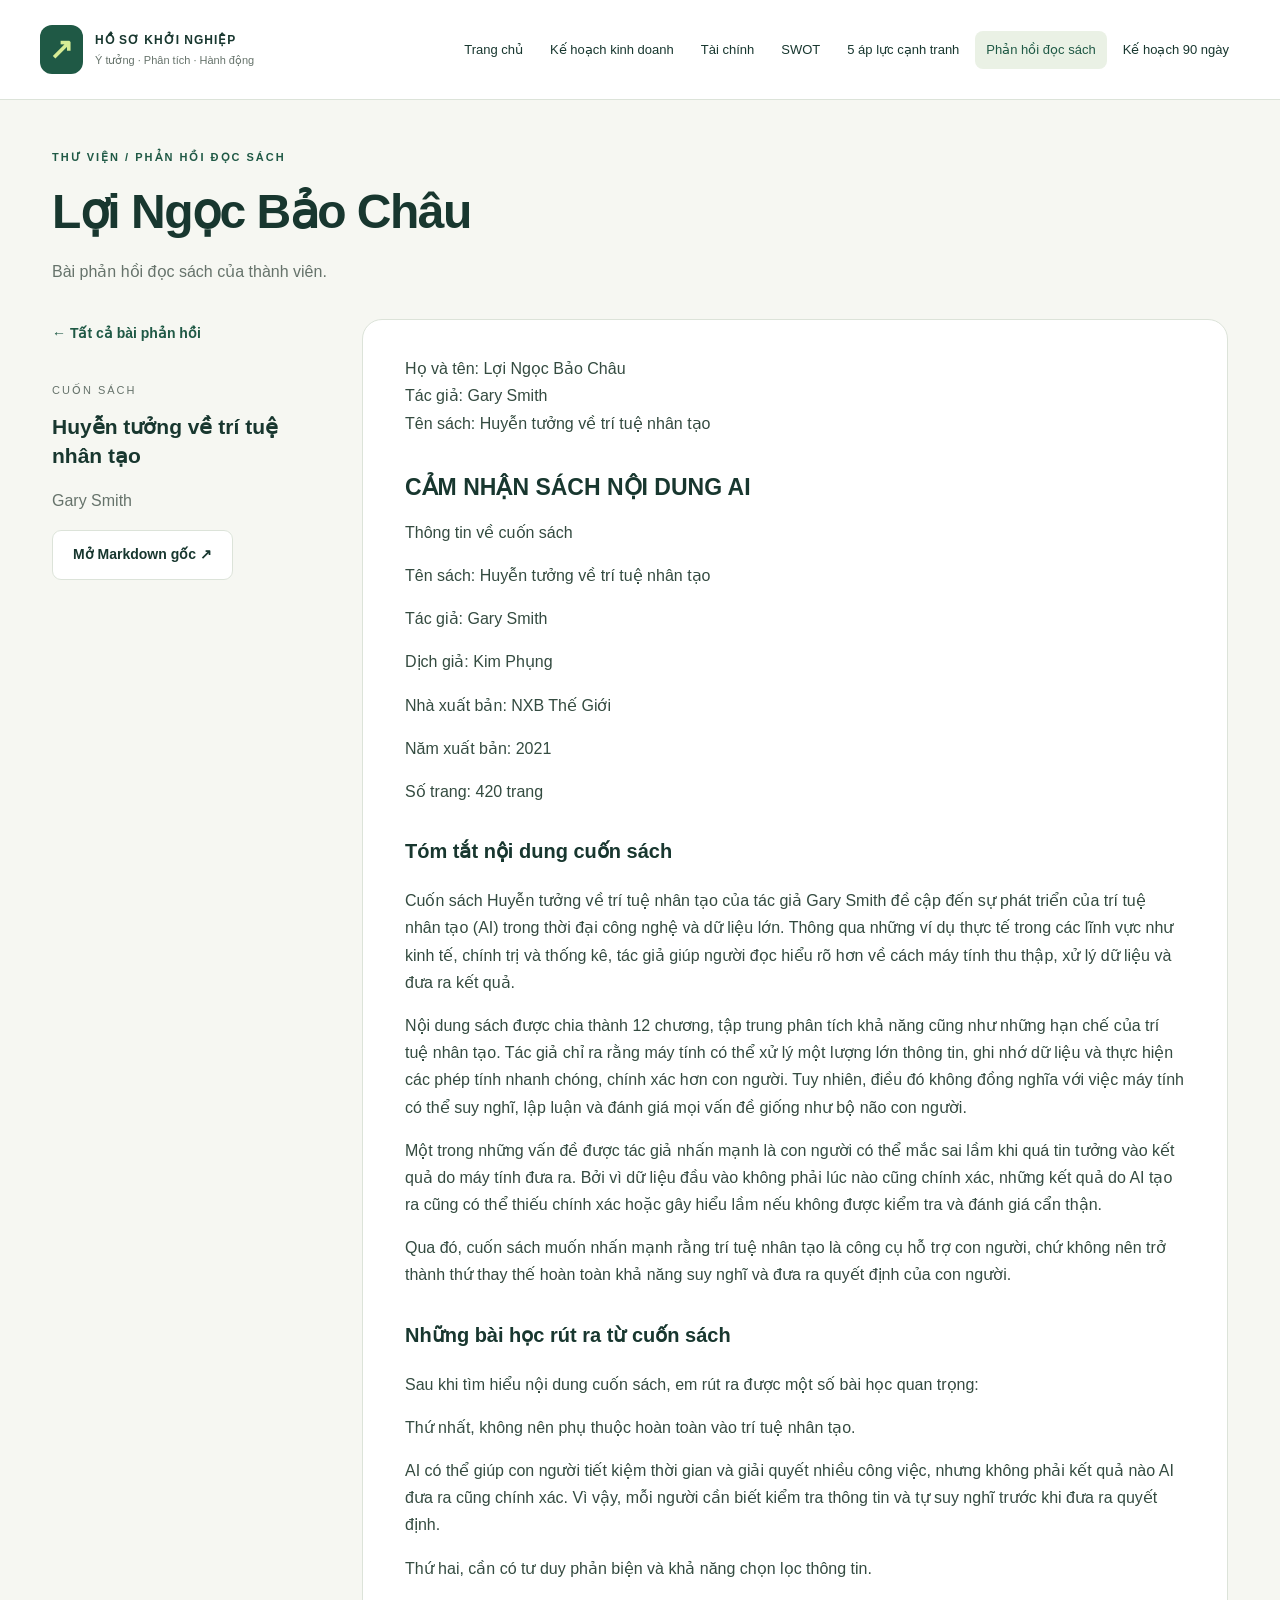
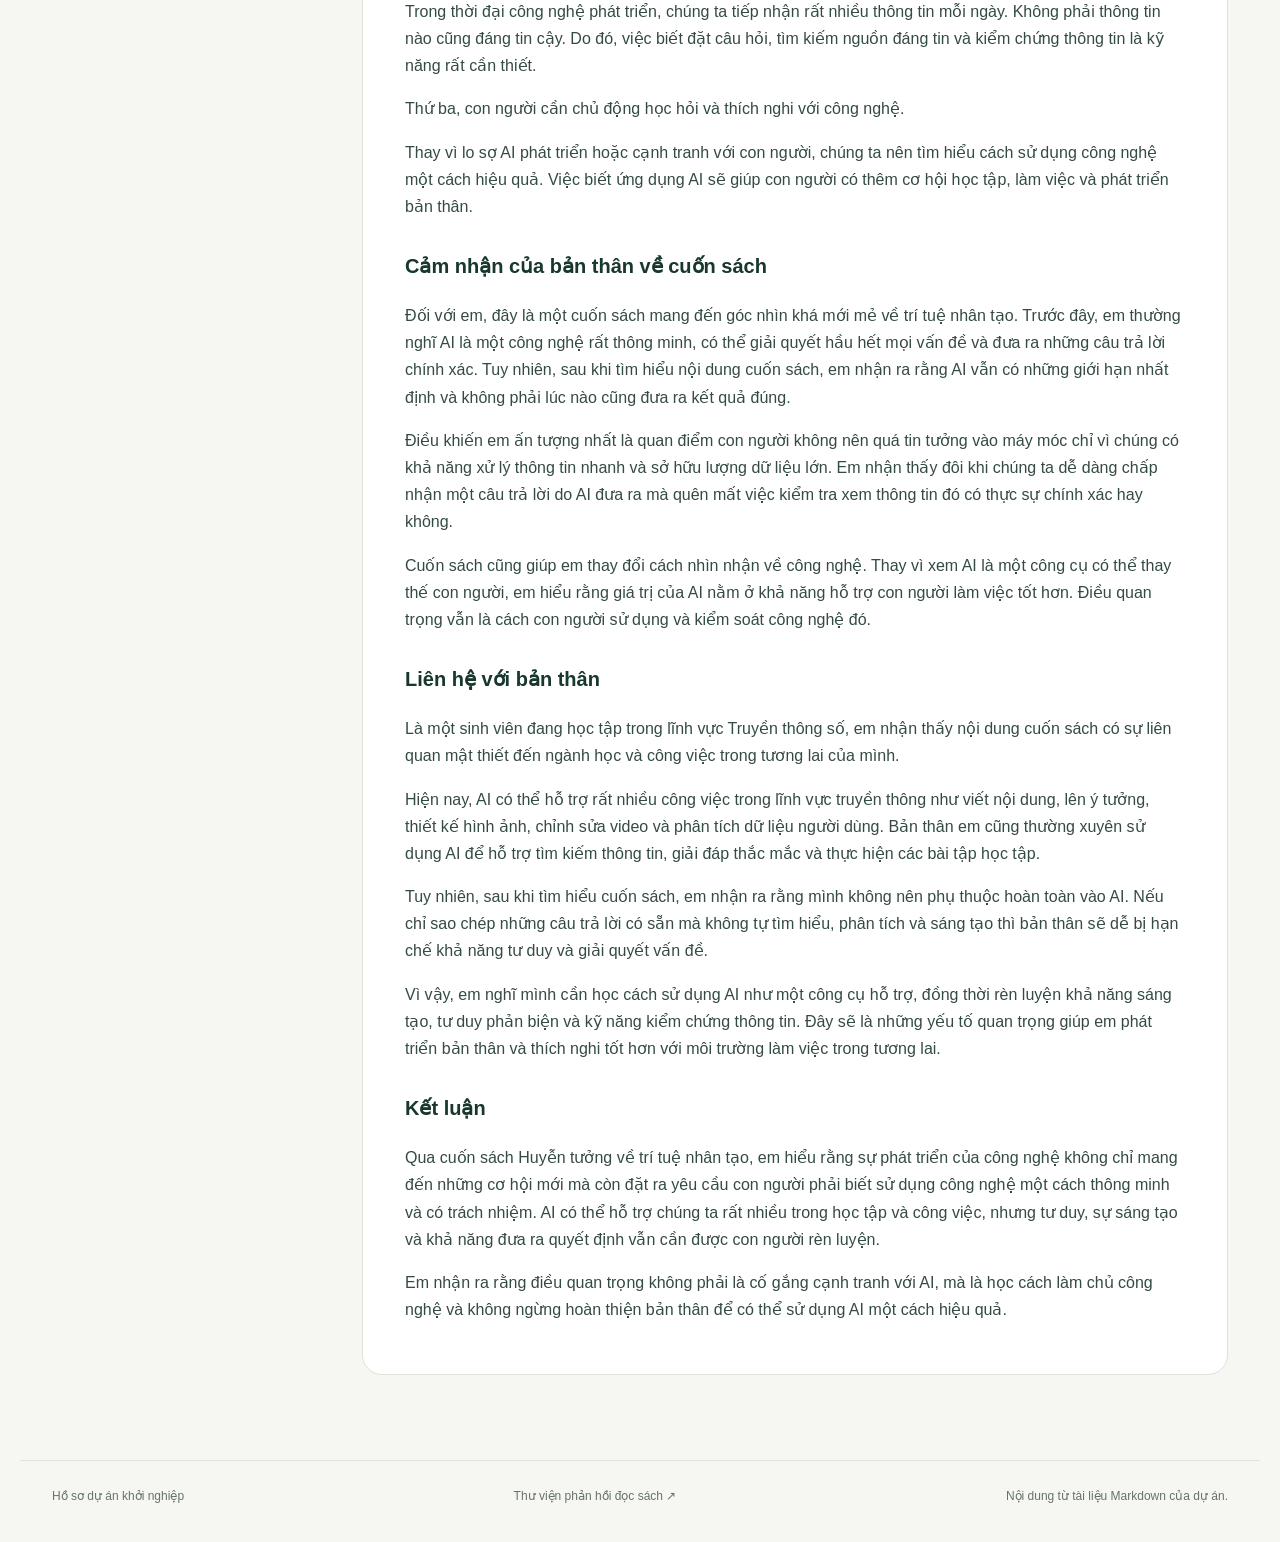
<file: reflection-04.html>
<!doctype html>
<html lang="vi"><head><meta charset="utf-8"><meta name="viewport" content="width=device-width, initial-scale=1"><meta name="description" content="Bài phản hồi đọc sách của thành viên."><title>Lợi Ngọc Bảo Châu · Hồ sơ khởi nghiệp</title><link rel="stylesheet" href="style.css"></head>
<body><a class="skip" href="#main">Đến nội dung chính</a><header><div class="header-inner"><a class="brand" href="index.html"><span class="brand-mark" aria-hidden="true">↗</span><span>HỒ SƠ KHỞI NGHIỆP<small>Ý tưởng · Phân tích · Hành động</small></span></a><nav aria-label="Điều hướng chính"><a href="index.html">Trang chủ</a><a href="business-plan.html">Kế hoạch kinh doanh</a><a href="financial-analysis.html">Tài chính</a><a href="swot.html">SWOT</a><a href="five-forces.html">5 áp lực cạnh tranh</a><a href="reflections.html" aria-current="page">Phản hồi đọc sách</a><a href="action-plan.html">Kế hoạch 90 ngày</a></nav></div></header>
<main id="main"><section class="page-heading"><p class="eyebrow">THƯ VIỆN / PHẢN HỒI ĐỌC SÁCH</p><h1>Lợi Ngọc Bảo Châu</h1><p class="lead">Bài phản hồi đọc sách của thành viên.</p></section><div class="reading-layout"><aside class="reading-aside"><a class="text-link" href="reflections.html">← Tất cả bài phản hồi</a><div class="book-label">CUỐN SÁCH</div><h2>Huyễn tưởng về trí tuệ nhân tạo</h2><p>Gary Smith</p><a class="button secondary" href="Reflections/24040040 Lợi Ngọc Bảo Châu.md">Mở Markdown gốc ↗</a></aside><article class="prose"><p>Họ và tên: Lợi Ngọc Bảo Châu<br>Tác giả: Gary Smith<br>Tên sách: Huyễn tưởng về trí tuệ nhân tạo</p>
<h2><strong>CẢM NHẬN SÁCH NỘI DUNG AI</strong></h2>
<p>Thông tin về cuốn sách</p>
<p>Tên sách: Huyễn tưởng về trí tuệ nhân tạo</p>
<p>Tác giả: Gary Smith</p>
<p>Dịch giả: Kim Phụng</p>
<p>Nhà xuất bản: NXB Thế Giới</p>
<p>Năm xuất bản: 2021</p>
<p>Số trang: 420 trang</p>
<h3>Tóm tắt nội dung cuốn sách</h3>
<p>Cuốn sách Huyễn tưởng về trí tuệ nhân tạo của tác giả Gary Smith đề cập đến sự phát triển của trí tuệ nhân tạo (AI) trong thời đại công nghệ và dữ liệu lớn. Thông qua những ví dụ thực tế trong các lĩnh vực như kinh tế, chính trị và thống kê, tác giả giúp người đọc hiểu rõ hơn về cách máy tính thu thập, xử lý dữ liệu và đưa ra kết quả.</p>
<p>Nội dung sách được chia thành 12 chương, tập trung phân tích khả năng cũng như những hạn chế của trí tuệ nhân tạo. Tác giả chỉ ra rằng máy tính có thể xử lý một lượng lớn thông tin, ghi nhớ dữ liệu và thực hiện các phép tính nhanh chóng, chính xác hơn con người. Tuy nhiên, điều đó không đồng nghĩa với việc máy tính có thể suy nghĩ, lập luận và đánh giá mọi vấn đề giống như bộ não con người.</p>
<p>Một trong những vấn đề được tác giả nhấn mạnh là con người có thể mắc sai lầm khi quá tin tưởng vào kết quả do máy tính đưa ra. Bởi vì dữ liệu đầu vào không phải lúc nào cũng chính xác, những kết quả do AI tạo ra cũng có thể thiếu chính xác hoặc gây hiểu lầm nếu không được kiểm tra và đánh giá cẩn thận.</p>
<p>Qua đó, cuốn sách muốn nhấn mạnh rằng trí tuệ nhân tạo là công cụ hỗ trợ con người, chứ không nên trở thành thứ thay thế hoàn toàn khả năng suy nghĩ và đưa ra quyết định của con người.</p>
<h3>Những bài học rút ra từ cuốn sách</h3>
<p>Sau khi tìm hiểu nội dung cuốn sách, em rút ra được một số bài học quan trọng:</p>
<p>Thứ nhất, không nên phụ thuộc hoàn toàn vào trí tuệ nhân tạo.</p>
<p>AI có thể giúp con người tiết kiệm thời gian và giải quyết nhiều công việc, nhưng không phải kết quả nào AI đưa ra cũng chính xác. Vì vậy, mỗi người cần biết kiểm tra thông tin và tự suy nghĩ trước khi đưa ra quyết định.</p>
<p>Thứ hai, cần có tư duy phản biện và khả năng chọn lọc thông tin.</p>
<p>Trong thời đại công nghệ phát triển, chúng ta tiếp nhận rất nhiều thông tin mỗi ngày. Không phải thông tin nào cũng đáng tin cậy. Do đó, việc biết đặt câu hỏi, tìm kiếm nguồn đáng tin và kiểm chứng thông tin là kỹ năng rất cần thiết.</p>
<p>Thứ ba, con người cần chủ động học hỏi và thích nghi với công nghệ.</p>
<p>Thay vì lo sợ AI phát triển hoặc cạnh tranh với con người, chúng ta nên tìm hiểu cách sử dụng công nghệ một cách hiệu quả. Việc biết ứng dụng AI sẽ giúp con người có thêm cơ hội học tập, làm việc và phát triển bản thân.</p>
<h3>Cảm nhận của bản thân về cuốn sách</h3>
<p>Đối với em, đây là một cuốn sách mang đến góc nhìn khá mới mẻ về trí tuệ nhân tạo. Trước đây, em thường nghĩ AI là một công nghệ rất thông minh, có thể giải quyết hầu hết mọi vấn đề và đưa ra những câu trả lời chính xác. Tuy nhiên, sau khi tìm hiểu nội dung cuốn sách, em nhận ra rằng AI vẫn có những giới hạn nhất định và không phải lúc nào cũng đưa ra kết quả đúng.</p>
<p>Điều khiến em ấn tượng nhất là quan điểm con người không nên quá tin tưởng vào máy móc chỉ vì chúng có khả năng xử lý thông tin nhanh và sở hữu lượng dữ liệu lớn. Em nhận thấy đôi khi chúng ta dễ dàng chấp nhận một câu trả lời do AI đưa ra mà quên mất việc kiểm tra xem thông tin đó có thực sự chính xác hay không.</p>
<p>Cuốn sách cũng giúp em thay đổi cách nhìn nhận về công nghệ. Thay vì xem AI là một công cụ có thể thay thế con người, em hiểu rằng giá trị của AI nằm ở khả năng hỗ trợ con người làm việc tốt hơn. Điều quan trọng vẫn là cách con người sử dụng và kiểm soát công nghệ đó.</p>
<h3>Liên hệ với bản thân</h3>
<p>Là một sinh viên đang học tập trong lĩnh vực Truyền thông số, em nhận thấy nội dung cuốn sách có sự liên quan mật thiết đến ngành học và công việc trong tương lai của mình.</p>
<p>Hiện nay, AI có thể hỗ trợ rất nhiều công việc trong lĩnh vực truyền thông như viết nội dung, lên ý tưởng, thiết kế hình ảnh, chỉnh sửa video và phân tích dữ liệu người dùng. Bản thân em cũng thường xuyên sử dụng AI để hỗ trợ tìm kiếm thông tin, giải đáp thắc mắc và thực hiện các bài tập học tập.</p>
<p>Tuy nhiên, sau khi tìm hiểu cuốn sách, em nhận ra rằng mình không nên phụ thuộc hoàn toàn vào AI. Nếu chỉ sao chép những câu trả lời có sẵn mà không tự tìm hiểu, phân tích và sáng tạo thì bản thân sẽ dễ bị hạn chế khả năng tư duy và giải quyết vấn đề.</p>
<p>Vì vậy, em nghĩ mình cần học cách sử dụng AI như một công cụ hỗ trợ, đồng thời rèn luyện khả năng sáng tạo, tư duy phản biện và kỹ năng kiểm chứng thông tin. Đây sẽ là những yếu tố quan trọng giúp em phát triển bản thân và thích nghi tốt hơn với môi trường làm việc trong tương lai.</p>
<h3>Kết luận</h3>
<p>Qua cuốn sách Huyễn tưởng về trí tuệ nhân tạo, em hiểu rằng sự phát triển của công nghệ không chỉ mang đến những cơ hội mới mà còn đặt ra yêu cầu con người phải biết sử dụng công nghệ một cách thông minh và có trách nhiệm. AI có thể hỗ trợ chúng ta rất nhiều trong học tập và công việc, nhưng tư duy, sự sáng tạo và khả năng đưa ra quyết định vẫn cần được con người rèn luyện.</p>
<p>Em nhận ra rằng điều quan trọng không phải là cố gắng cạnh tranh với AI, mà là học cách làm chủ công nghệ và không ngừng hoàn thiện bản thân để có thể sử dụng AI một cách hiệu quả.</p></article></div></main><footer><span>Hồ sơ dự án khởi nghiệp</span><a href="reflections.html">Thư viện phản hồi đọc sách ↗</a><span>Nội dung từ tài liệu Markdown của dự án.</span></footer></body></html>
</file>
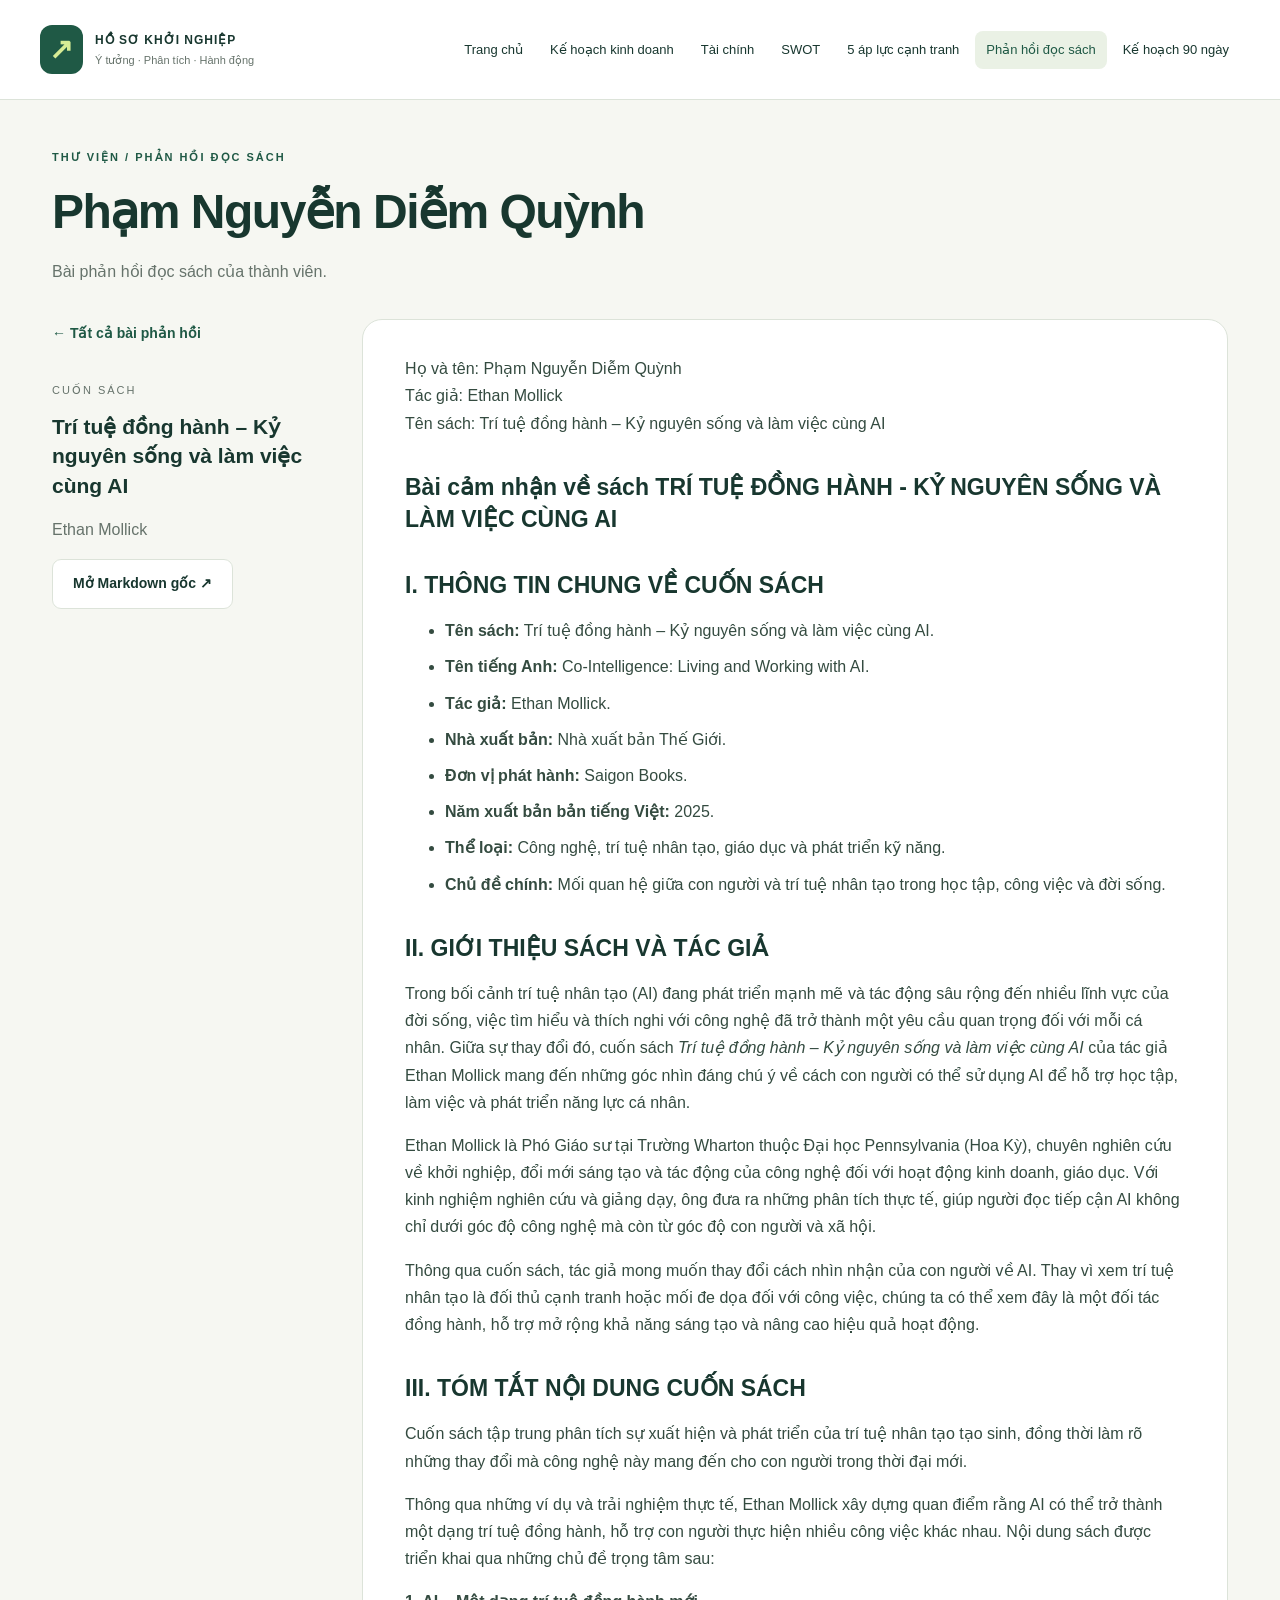
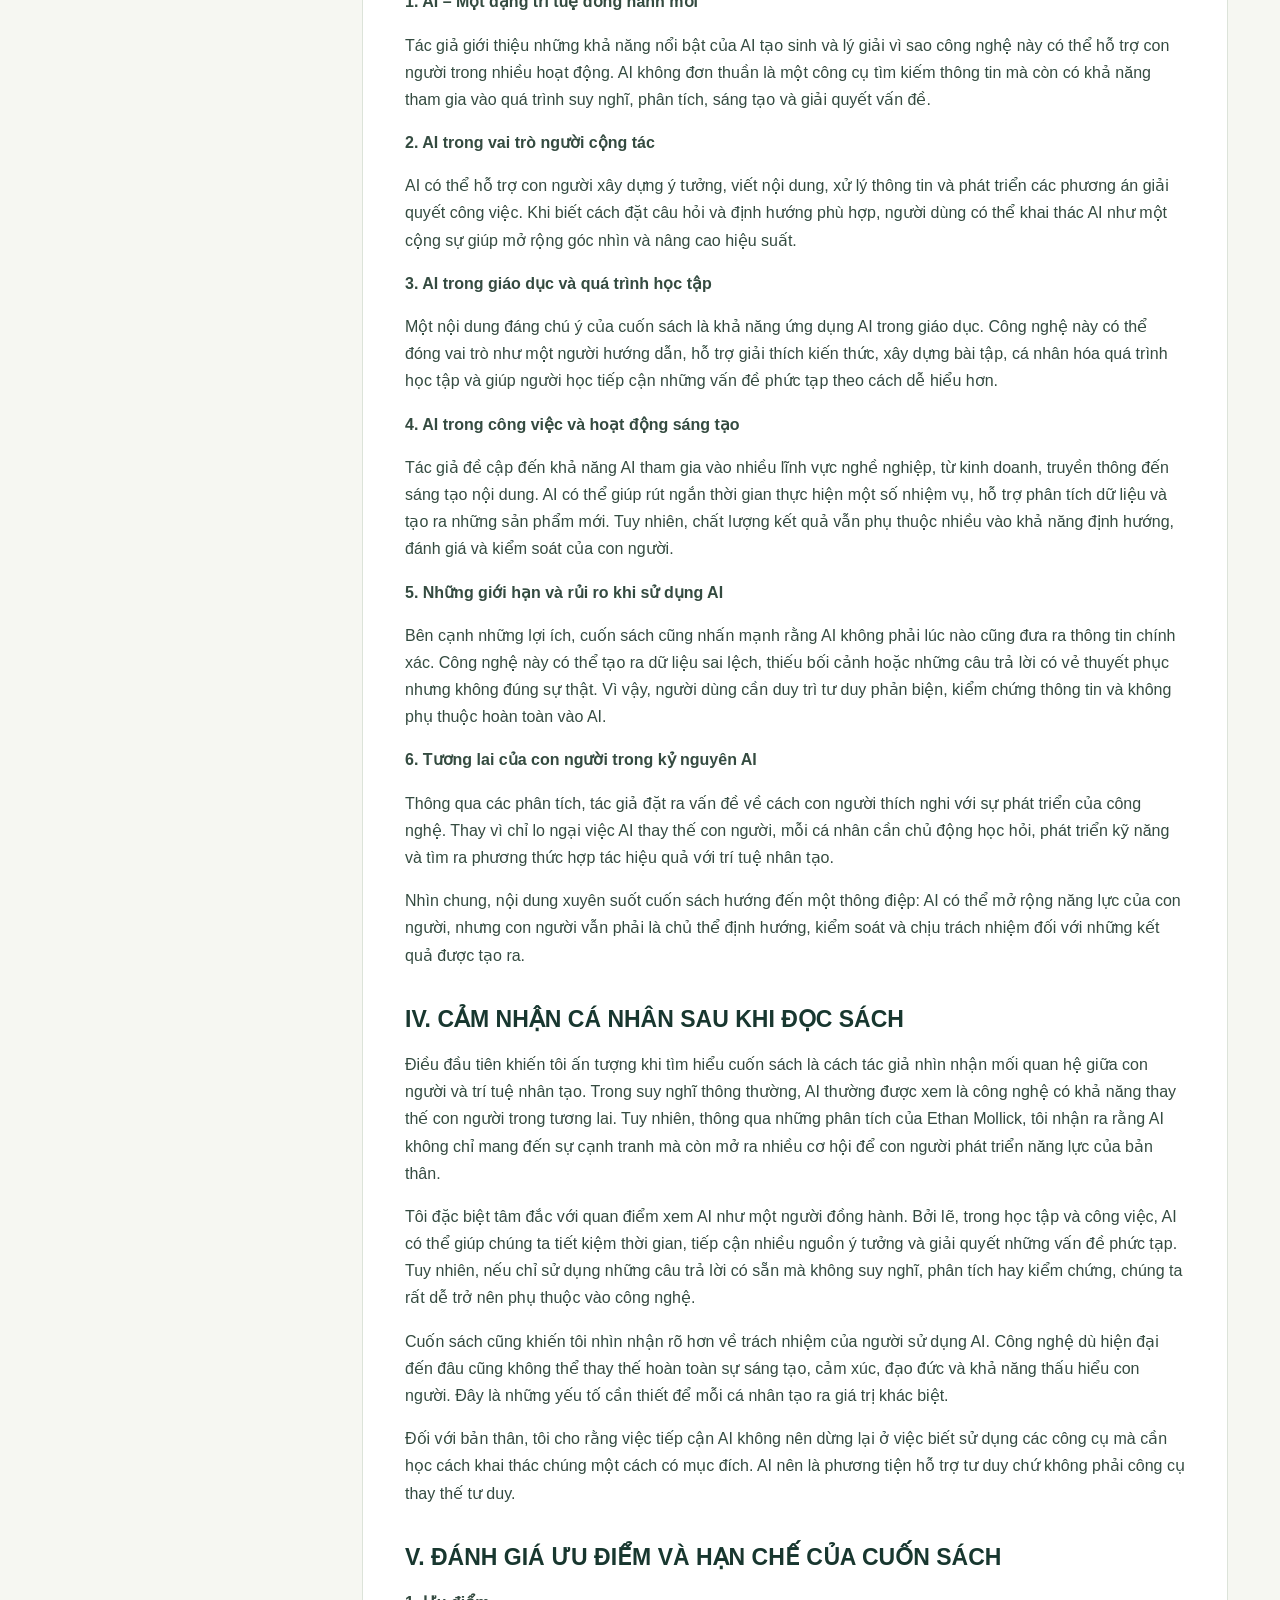
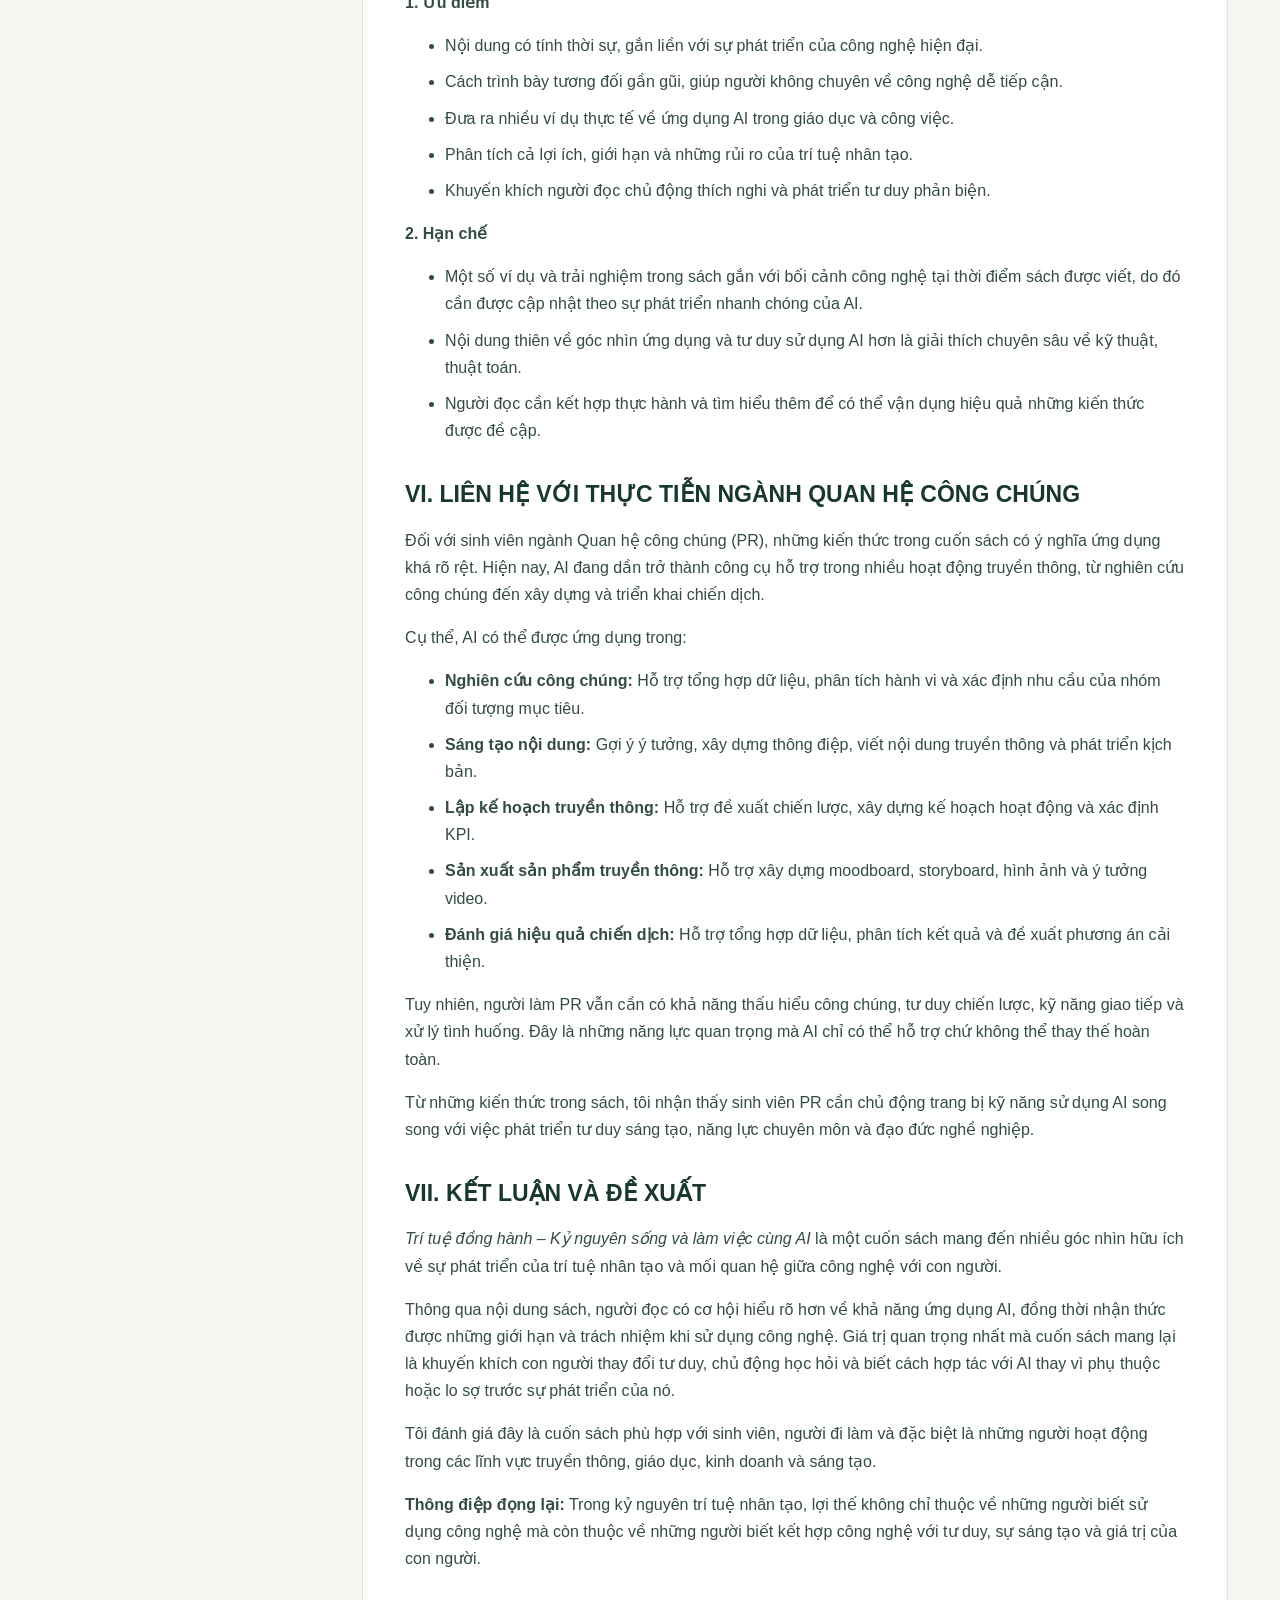
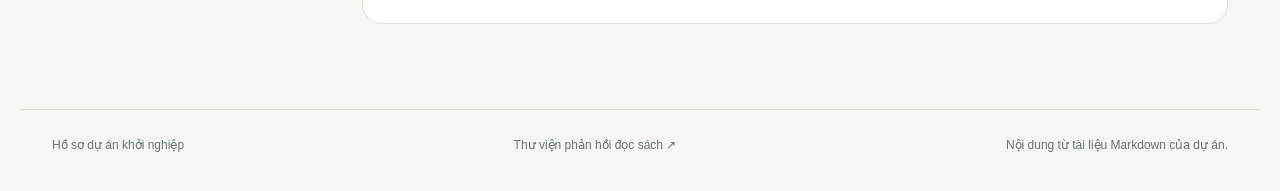
<file: reflection-05.html>
<!doctype html>
<html lang="vi"><head><meta charset="utf-8"><meta name="viewport" content="width=device-width, initial-scale=1"><meta name="description" content="Bài phản hồi đọc sách của thành viên."><title>Phạm Nguyễn Diễm Quỳnh · Hồ sơ khởi nghiệp</title><link rel="stylesheet" href="style.css"></head>
<body><a class="skip" href="#main">Đến nội dung chính</a><header><div class="header-inner"><a class="brand" href="index.html"><span class="brand-mark" aria-hidden="true">↗</span><span>HỒ SƠ KHỞI NGHIỆP<small>Ý tưởng · Phân tích · Hành động</small></span></a><nav aria-label="Điều hướng chính"><a href="index.html">Trang chủ</a><a href="business-plan.html">Kế hoạch kinh doanh</a><a href="financial-analysis.html">Tài chính</a><a href="swot.html">SWOT</a><a href="five-forces.html">5 áp lực cạnh tranh</a><a href="reflections.html" aria-current="page">Phản hồi đọc sách</a><a href="action-plan.html">Kế hoạch 90 ngày</a></nav></div></header>
<main id="main"><section class="page-heading"><p class="eyebrow">THƯ VIỆN / PHẢN HỒI ĐỌC SÁCH</p><h1>Phạm Nguyễn Diễm Quỳnh</h1><p class="lead">Bài phản hồi đọc sách của thành viên.</p></section><div class="reading-layout"><aside class="reading-aside"><a class="text-link" href="reflections.html">← Tất cả bài phản hồi</a><div class="book-label">CUỐN SÁCH</div><h2>Trí tuệ đồng hành – Kỷ nguyên sống và làm việc cùng AI</h2><p>Ethan Mollick</p><a class="button secondary" href="Reflections/24040041 Phạm Nguyễn Diễm Quỳnh.md">Mở Markdown gốc ↗</a></aside><article class="prose"><p>Họ và tên: Phạm Nguyễn Diễm Quỳnh<br>Tác giả: Ethan Mollick<br>Tên sách: Trí tuệ đồng hành – Kỷ nguyên sống và làm việc cùng AI</p>
<h2>Bài cảm nhận về sách TRÍ TUỆ ĐỒNG HÀNH - KỶ NGUYÊN SỐNG VÀ LÀM VIỆC CÙNG AI</h2>
<h2><strong>I. THÔNG TIN CHUNG VỀ CUỐN SÁCH</strong></h2>
<ul><li><strong>Tên sách:</strong> Trí tuệ đồng hành – Kỷ nguyên sống và làm việc cùng AI.</li><li><strong>Tên tiếng Anh:</strong> Co-Intelligence: Living and Working with AI.</li><li><strong>Tác giả:</strong> Ethan Mollick.</li><li><strong>Nhà xuất bản:</strong> Nhà xuất bản Thế Giới.</li><li><strong>Đơn vị phát hành:</strong> Saigon Books.</li><li><strong>Năm xuất bản bản tiếng Việt:</strong> 2025.</li><li><strong>Thể loại:</strong> Công nghệ, trí tuệ nhân tạo, giáo dục và phát triển kỹ năng.</li><li><strong>Chủ đề chính:</strong> Mối quan hệ giữa con người và trí tuệ nhân tạo trong học tập, công việc và đời sống.</li></ul>
<h2><strong>II. GIỚI THIỆU SÁCH VÀ TÁC GIẢ</strong></h2>
<p>Trong bối cảnh trí tuệ nhân tạo (AI) đang phát triển mạnh mẽ và tác động sâu rộng đến nhiều lĩnh vực của đời sống, việc tìm hiểu và thích nghi với công nghệ đã trở thành một yêu cầu quan trọng đối với mỗi cá nhân. Giữa sự thay đổi đó, cuốn sách <em>Trí tuệ đồng hành – Kỷ nguyên sống và làm việc cùng AI</em> của tác giả Ethan Mollick mang đến những góc nhìn đáng chú ý về cách con người có thể sử dụng AI để hỗ trợ học tập, làm việc và phát triển năng lực cá nhân.</p>
<p>Ethan Mollick là Phó Giáo sư tại Trường Wharton thuộc Đại học Pennsylvania (Hoa Kỳ), chuyên nghiên cứu về khởi nghiệp, đổi mới sáng tạo và tác động của công nghệ đối với hoạt động kinh doanh, giáo dục. Với kinh nghiệm nghiên cứu và giảng dạy, ông đưa ra những phân tích thực tế, giúp người đọc tiếp cận AI không chỉ dưới góc độ công nghệ mà còn từ góc độ con người và xã hội.</p>
<p>Thông qua cuốn sách, tác giả mong muốn thay đổi cách nhìn nhận của con người về AI. Thay vì xem trí tuệ nhân tạo là đối thủ cạnh tranh hoặc mối đe dọa đối với công việc, chúng ta có thể xem đây là một đối tác đồng hành, hỗ trợ mở rộng khả năng sáng tạo và nâng cao hiệu quả hoạt động.</p>
<h2><strong>III. TÓM TẮT NỘI DUNG CUỐN SÁCH</strong></h2>
<p>Cuốn sách tập trung phân tích sự xuất hiện và phát triển của trí tuệ nhân tạo tạo sinh, đồng thời làm rõ những thay đổi mà công nghệ này mang đến cho con người trong thời đại mới.</p>
<p>Thông qua những ví dụ và trải nghiệm thực tế, Ethan Mollick xây dựng quan điểm rằng AI có thể trở thành một dạng trí tuệ đồng hành, hỗ trợ con người thực hiện nhiều công việc khác nhau. Nội dung sách được triển khai qua những chủ đề trọng tâm sau:</p>
<p><strong>1. AI – Một dạng trí tuệ đồng hành mới</strong></p>
<p>Tác giả giới thiệu những khả năng nổi bật của AI tạo sinh và lý giải vì sao công nghệ này có thể hỗ trợ con người trong nhiều hoạt động. AI không đơn thuần là một công cụ tìm kiếm thông tin mà còn có khả năng tham gia vào quá trình suy nghĩ, phân tích, sáng tạo và giải quyết vấn đề.</p>
<p><strong>2. AI trong vai trò người cộng tác</strong></p>
<p>AI có thể hỗ trợ con người xây dựng ý tưởng, viết nội dung, xử lý thông tin và phát triển các phương án giải quyết công việc. Khi biết cách đặt câu hỏi và định hướng phù hợp, người dùng có thể khai thác AI như một cộng sự giúp mở rộng góc nhìn và nâng cao hiệu suất.</p>
<p><strong>3. AI trong giáo dục và quá trình học tập</strong></p>
<p>Một nội dung đáng chú ý của cuốn sách là khả năng ứng dụng AI trong giáo dục. Công nghệ này có thể đóng vai trò như một người hướng dẫn, hỗ trợ giải thích kiến thức, xây dựng bài tập, cá nhân hóa quá trình học tập và giúp người học tiếp cận những vấn đề phức tạp theo cách dễ hiểu hơn.</p>
<p><strong>4. AI trong công việc và hoạt động sáng tạo</strong></p>
<p>Tác giả đề cập đến khả năng AI tham gia vào nhiều lĩnh vực nghề nghiệp, từ kinh doanh, truyền thông đến sáng tạo nội dung. AI có thể giúp rút ngắn thời gian thực hiện một số nhiệm vụ, hỗ trợ phân tích dữ liệu và tạo ra những sản phẩm mới. Tuy nhiên, chất lượng kết quả vẫn phụ thuộc nhiều vào khả năng định hướng, đánh giá và kiểm soát của con người.</p>
<p><strong>5. Những giới hạn và rủi ro khi sử dụng AI</strong></p>
<p>Bên cạnh những lợi ích, cuốn sách cũng nhấn mạnh rằng AI không phải lúc nào cũng đưa ra thông tin chính xác. Công nghệ này có thể tạo ra dữ liệu sai lệch, thiếu bối cảnh hoặc những câu trả lời có vẻ thuyết phục nhưng không đúng sự thật. Vì vậy, người dùng cần duy trì tư duy phản biện, kiểm chứng thông tin và không phụ thuộc hoàn toàn vào AI.</p>
<p><strong>6. Tương lai của con người trong kỷ nguyên AI</strong></p>
<p>Thông qua các phân tích, tác giả đặt ra vấn đề về cách con người thích nghi với sự phát triển của công nghệ. Thay vì chỉ lo ngại việc AI thay thế con người, mỗi cá nhân cần chủ động học hỏi, phát triển kỹ năng và tìm ra phương thức hợp tác hiệu quả với trí tuệ nhân tạo.</p>
<p>Nhìn chung, nội dung xuyên suốt cuốn sách hướng đến một thông điệp: AI có thể mở rộng năng lực của con người, nhưng con người vẫn phải là chủ thể định hướng, kiểm soát và chịu trách nhiệm đối với những kết quả được tạo ra.</p>
<h2><strong>IV. CẢM NHẬN CÁ NHÂN SAU KHI ĐỌC SÁCH</strong></h2>
<p>Điều đầu tiên khiến tôi ấn tượng khi tìm hiểu cuốn sách là cách tác giả nhìn nhận mối quan hệ giữa con người và trí tuệ nhân tạo. Trong suy nghĩ thông thường, AI thường được xem là công nghệ có khả năng thay thế con người trong tương lai. Tuy nhiên, thông qua những phân tích của Ethan Mollick, tôi nhận ra rằng AI không chỉ mang đến sự cạnh tranh mà còn mở ra nhiều cơ hội để con người phát triển năng lực của bản thân.</p>
<p>Tôi đặc biệt tâm đắc với quan điểm xem AI như một người đồng hành. Bởi lẽ, trong học tập và công việc, AI có thể giúp chúng ta tiết kiệm thời gian, tiếp cận nhiều nguồn ý tưởng và giải quyết những vấn đề phức tạp. Tuy nhiên, nếu chỉ sử dụng những câu trả lời có sẵn mà không suy nghĩ, phân tích hay kiểm chứng, chúng ta rất dễ trở nên phụ thuộc vào công nghệ.</p>
<p>Cuốn sách cũng khiến tôi nhìn nhận rõ hơn về trách nhiệm của người sử dụng AI. Công nghệ dù hiện đại đến đâu cũng không thể thay thế hoàn toàn sự sáng tạo, cảm xúc, đạo đức và khả năng thấu hiểu con người. Đây là những yếu tố cần thiết để mỗi cá nhân tạo ra giá trị khác biệt.</p>
<p>Đối với bản thân, tôi cho rằng việc tiếp cận AI không nên dừng lại ở việc biết sử dụng các công cụ mà cần học cách khai thác chúng một cách có mục đích. AI nên là phương tiện hỗ trợ tư duy chứ không phải công cụ thay thế tư duy.</p>
<h2><strong>V. ĐÁNH GIÁ ƯU ĐIỂM VÀ HẠN CHẾ CỦA CUỐN SÁCH</strong></h2>
<p><strong>1. Ưu điểm</strong></p>
<ul><li>Nội dung có tính thời sự, gắn liền với sự phát triển của công nghệ hiện đại.</li><li>Cách trình bày tương đối gần gũi, giúp người không chuyên về công nghệ dễ tiếp cận.</li><li>Đưa ra nhiều ví dụ thực tế về ứng dụng AI trong giáo dục và công việc.</li><li>Phân tích cả lợi ích, giới hạn và những rủi ro của trí tuệ nhân tạo.</li><li>Khuyến khích người đọc chủ động thích nghi và phát triển tư duy phản biện.</li></ul>
<p><strong>2. Hạn chế</strong></p>
<ul><li>Một số ví dụ và trải nghiệm trong sách gắn với bối cảnh công nghệ tại thời điểm sách được viết, do đó cần được cập nhật theo sự phát triển nhanh chóng của AI.</li><li>Nội dung thiên về góc nhìn ứng dụng và tư duy sử dụng AI hơn là giải thích chuyên sâu về kỹ thuật, thuật toán.</li><li>Người đọc cần kết hợp thực hành và tìm hiểu thêm để có thể vận dụng hiệu quả những kiến thức được đề cập.</li></ul>
<h2><strong>VI. LIÊN HỆ VỚI THỰC TIỄN NGÀNH QUAN HỆ CÔNG CHÚNG</strong></h2>
<p>Đối với sinh viên ngành Quan hệ công chúng (PR), những kiến thức trong cuốn sách có ý nghĩa ứng dụng khá rõ rệt. Hiện nay, AI đang dần trở thành công cụ hỗ trợ trong nhiều hoạt động truyền thông, từ nghiên cứu công chúng đến xây dựng và triển khai chiến dịch.</p>
<p>Cụ thể, AI có thể được ứng dụng trong:</p>
<ul><li><strong>Nghiên cứu công chúng:</strong> Hỗ trợ tổng hợp dữ liệu, phân tích hành vi và xác định nhu cầu của nhóm đối tượng mục tiêu.</li><li><strong>Sáng tạo nội dung:</strong> Gợi ý ý tưởng, xây dựng thông điệp, viết nội dung truyền thông và phát triển kịch bản.</li><li><strong>Lập kế hoạch truyền thông:</strong> Hỗ trợ đề xuất chiến lược, xây dựng kế hoạch hoạt động và xác định KPI.</li><li><strong>Sản xuất sản phẩm truyền thông:</strong> Hỗ trợ xây dựng moodboard, storyboard, hình ảnh và ý tưởng video.</li><li><strong>Đánh giá hiệu quả chiến dịch:</strong> Hỗ trợ tổng hợp dữ liệu, phân tích kết quả và đề xuất phương án cải thiện.</li></ul>
<p>Tuy nhiên, người làm PR vẫn cần có khả năng thấu hiểu công chúng, tư duy chiến lược, kỹ năng giao tiếp và xử lý tình huống. Đây là những năng lực quan trọng mà AI chỉ có thể hỗ trợ chứ không thể thay thế hoàn toàn.</p>
<p>Từ những kiến thức trong sách, tôi nhận thấy sinh viên PR cần chủ động trang bị kỹ năng sử dụng AI song song với việc phát triển tư duy sáng tạo, năng lực chuyên môn và đạo đức nghề nghiệp.</p>
<h2><strong>VII. KẾT LUẬN VÀ ĐỀ XUẤT</strong></h2>
<p><em>Trí tuệ đồng hành – Kỷ nguyên sống và làm việc cùng AI</em> là một cuốn sách mang đến nhiều góc nhìn hữu ích về sự phát triển của trí tuệ nhân tạo và mối quan hệ giữa công nghệ với con người.</p>
<p>Thông qua nội dung sách, người đọc có cơ hội hiểu rõ hơn về khả năng ứng dụng AI, đồng thời nhận thức được những giới hạn và trách nhiệm khi sử dụng công nghệ. Giá trị quan trọng nhất mà cuốn sách mang lại là khuyến khích con người thay đổi tư duy, chủ động học hỏi và biết cách hợp tác với AI thay vì phụ thuộc hoặc lo sợ trước sự phát triển của nó.</p>
<p>Tôi đánh giá đây là cuốn sách phù hợp với sinh viên, người đi làm và đặc biệt là những người hoạt động trong các lĩnh vực truyền thông, giáo dục, kinh doanh và sáng tạo.</p>
<p><strong>Thông điệp đọng lại:</strong> Trong kỷ nguyên trí tuệ nhân tạo, lợi thế không chỉ thuộc về những người biết sử dụng công nghệ mà còn thuộc về những người biết kết hợp công nghệ với tư duy, sự sáng tạo và giá trị của con người.</p></article></div></main><footer><span>Hồ sơ dự án khởi nghiệp</span><a href="reflections.html">Thư viện phản hồi đọc sách ↗</a><span>Nội dung từ tài liệu Markdown của dự án.</span></footer></body></html>
</file>
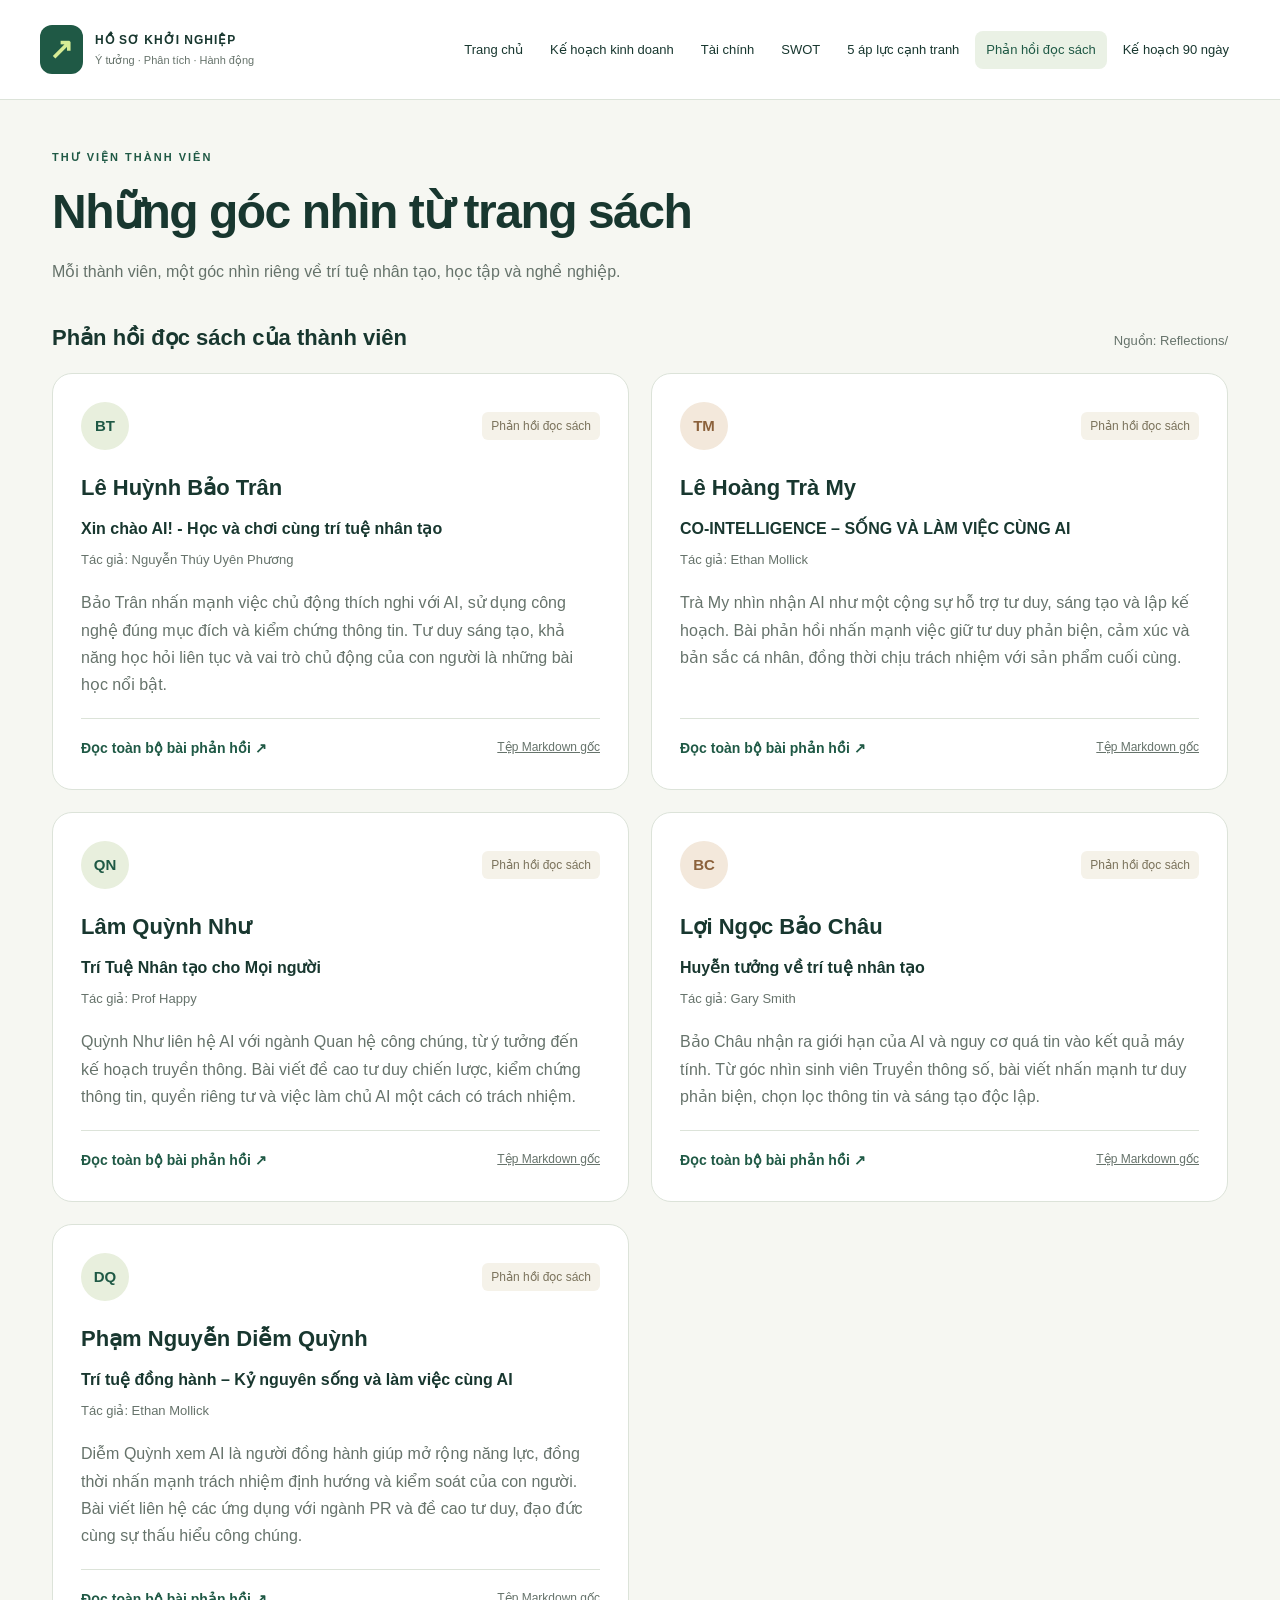
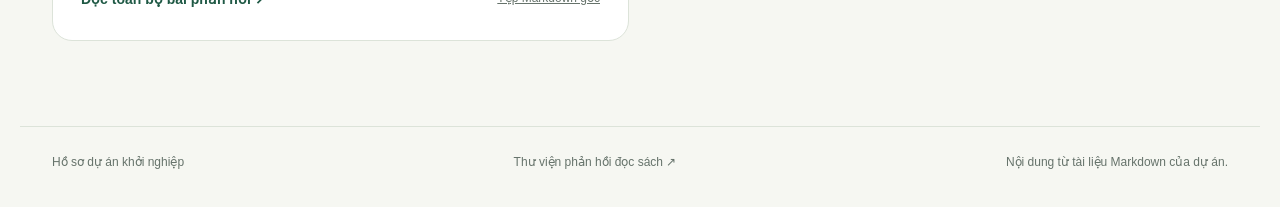
<file: reflections.html>
<!doctype html>
<html lang="vi"><head><meta charset="utf-8"><meta name="viewport" content="width=device-width, initial-scale=1"><meta name="description" content="Mỗi thành viên, một góc nhìn riêng về trí tuệ nhân tạo, học tập và nghề nghiệp."><title>Những góc nhìn từ trang sách · Hồ sơ khởi nghiệp</title><link rel="stylesheet" href="style.css"></head>
<body><a class="skip" href="#main">Đến nội dung chính</a><header><div class="header-inner"><a class="brand" href="index.html"><span class="brand-mark" aria-hidden="true">↗</span><span>HỒ SƠ KHỞI NGHIỆP<small>Ý tưởng · Phân tích · Hành động</small></span></a><nav aria-label="Điều hướng chính"><a href="index.html">Trang chủ</a><a href="business-plan.html">Kế hoạch kinh doanh</a><a href="financial-analysis.html">Tài chính</a><a href="swot.html">SWOT</a><a href="five-forces.html">5 áp lực cạnh tranh</a><a href="reflections.html" aria-current="page">Phản hồi đọc sách</a><a href="action-plan.html">Kế hoạch 90 ngày</a></nav></div></header>
<main id="main"><section class="page-heading"><p class="eyebrow">THƯ VIỆN THÀNH VIÊN</p><h1>Những góc nhìn từ trang sách</h1><p class="lead">Mỗi thành viên, một góc nhìn riêng về trí tuệ nhân tạo, học tập và nghề nghiệp.</p></section><div class="section-label"><h2>Phản hồi đọc sách của thành viên</h2><span>Nguồn: Reflections/</span></div><div class="grid members"><article class="card member"><div class="member-head"><span class="avatar">BT</span><span class="tag">Phản hồi đọc sách</span></div><h2>Lê Huỳnh Bảo Trân</h2><h3>Xin chào AI! - Học và chơi cùng trí tuệ nhân tạo</h3><p class="muted">Tác giả: Nguyễn Thúy Uyên Phương</p><p>Bảo Trân nhấn mạnh việc chủ động thích nghi với AI, sử dụng công nghệ đúng mục đích và kiểm chứng thông tin. Tư duy sáng tạo, khả năng học hỏi liên tục và vai trò chủ động của con người là những bài học nổi bật.</p><div class="card-bottom"><a class="text-link" href="reflection-01.html">Đọc toàn bộ bài phản hồi <span aria-hidden="true">↗</span></a><a class="source-link" href="Reflections/24040008 - Lê Huỳnh Bảo Trân.md">Tệp Markdown gốc</a></div></article><article class="card member"><div class="member-head"><span class="avatar">TM</span><span class="tag">Phản hồi đọc sách</span></div><h2>Lê Hoàng Trà My</h2><h3>CO-INTELLIGENCE – SỐNG VÀ LÀM VIỆC CÙNG AI</h3><p class="muted">Tác giả: Ethan Mollick</p><p>Trà My nhìn nhận AI như một cộng sự hỗ trợ tư duy, sáng tạo và lập kế hoạch. Bài phản hồi nhấn mạnh việc giữ tư duy phản biện, cảm xúc và bản sắc cá nhân, đồng thời chịu trách nhiệm với sản phẩm cuối cùng.</p><div class="card-bottom"><a class="text-link" href="reflection-02.html">Đọc toàn bộ bài phản hồi <span aria-hidden="true">↗</span></a><a class="source-link" href="Reflections/24040019 - Lê Hoàng Trà My.md">Tệp Markdown gốc</a></div></article><article class="card member"><div class="member-head"><span class="avatar">QN</span><span class="tag">Phản hồi đọc sách</span></div><h2>Lâm Quỳnh Như</h2><h3>Trí Tuệ Nhân tạo cho Mọi người</h3><p class="muted">Tác giả: Prof Happy</p><p>Quỳnh Như liên hệ AI với ngành Quan hệ công chúng, từ ý tưởng đến kế hoạch truyền thông. Bài viết đề cao tư duy chiến lược, kiểm chứng thông tin, quyền riêng tư và việc làm chủ AI một cách có trách nhiệm.</p><div class="card-bottom"><a class="text-link" href="reflection-03.html">Đọc toàn bộ bài phản hồi <span aria-hidden="true">↗</span></a><a class="source-link" href="Reflections/24040036 Lâm Quỳnh Như.md">Tệp Markdown gốc</a></div></article><article class="card member"><div class="member-head"><span class="avatar">BC</span><span class="tag">Phản hồi đọc sách</span></div><h2>Lợi Ngọc Bảo Châu</h2><h3>Huyễn tưởng về trí tuệ nhân tạo</h3><p class="muted">Tác giả: Gary Smith</p><p>Bảo Châu nhận ra giới hạn của AI và nguy cơ quá tin vào kết quả máy tính. Từ góc nhìn sinh viên Truyền thông số, bài viết nhấn mạnh tư duy phản biện, chọn lọc thông tin và sáng tạo độc lập.</p><div class="card-bottom"><a class="text-link" href="reflection-04.html">Đọc toàn bộ bài phản hồi <span aria-hidden="true">↗</span></a><a class="source-link" href="Reflections/24040040 Lợi Ngọc Bảo Châu.md">Tệp Markdown gốc</a></div></article><article class="card member"><div class="member-head"><span class="avatar">DQ</span><span class="tag">Phản hồi đọc sách</span></div><h2>Phạm Nguyễn Diễm Quỳnh</h2><h3>Trí tuệ đồng hành – Kỷ nguyên sống và làm việc cùng AI</h3><p class="muted">Tác giả: Ethan Mollick</p><p>Diễm Quỳnh xem AI là người đồng hành giúp mở rộng năng lực, đồng thời nhấn mạnh trách nhiệm định hướng và kiểm soát của con người. Bài viết liên hệ các ứng dụng với ngành PR và đề cao tư duy, đạo đức cùng sự thấu hiểu công chúng.</p><div class="card-bottom"><a class="text-link" href="reflection-05.html">Đọc toàn bộ bài phản hồi <span aria-hidden="true">↗</span></a><a class="source-link" href="Reflections/24040041 Phạm Nguyễn Diễm Quỳnh.md">Tệp Markdown gốc</a></div></article></div></main><footer><span>Hồ sơ dự án khởi nghiệp</span><a href="reflections.html">Thư viện phản hồi đọc sách ↗</a><span>Nội dung từ tài liệu Markdown của dự án.</span></footer></body></html>
</file>
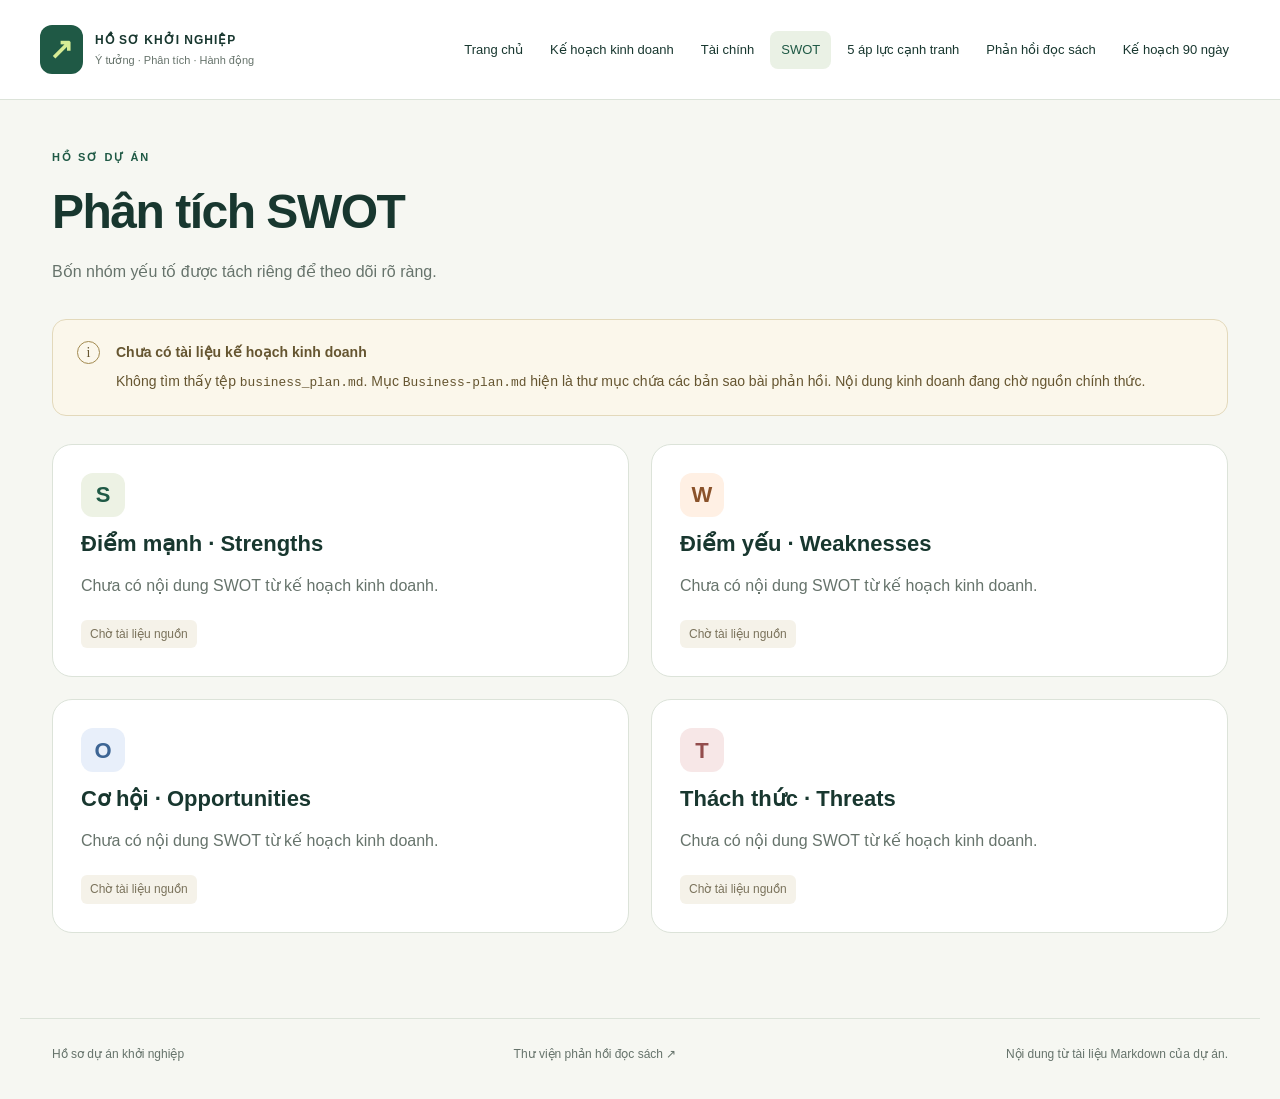
<file: swot.html>
<!doctype html>
<html lang="vi"><head><meta charset="utf-8"><meta name="viewport" content="width=device-width, initial-scale=1"><meta name="description" content="Bốn nhóm yếu tố được tách riêng để theo dõi rõ ràng."><title>Phân tích SWOT · Hồ sơ khởi nghiệp</title><link rel="stylesheet" href="style.css"></head>
<body><a class="skip" href="#main">Đến nội dung chính</a><header><div class="header-inner"><a class="brand" href="index.html"><span class="brand-mark" aria-hidden="true">↗</span><span>HỒ SƠ KHỞI NGHIỆP<small>Ý tưởng · Phân tích · Hành động</small></span></a><nav aria-label="Điều hướng chính"><a href="index.html">Trang chủ</a><a href="business-plan.html">Kế hoạch kinh doanh</a><a href="financial-analysis.html">Tài chính</a><a href="swot.html" aria-current="page">SWOT</a><a href="five-forces.html">5 áp lực cạnh tranh</a><a href="reflections.html">Phản hồi đọc sách</a><a href="action-plan.html">Kế hoạch 90 ngày</a></nav></div></header>
<main id="main"><section class="page-heading"><p class="eyebrow">HỒ SƠ DỰ ÁN</p><h1>Phân tích SWOT</h1><p class="lead">Bốn nhóm yếu tố được tách riêng để theo dõi rõ ràng.</p></section><aside class="notice"><span class="notice-icon" aria-hidden="true">i</span><div><strong>Chưa có tài liệu kế hoạch kinh doanh</strong><p>Không tìm thấy tệp <code>business_plan.md</code>. Mục <code>Business-plan.md</code> hiện là thư mục chứa các bản sao bài phản hồi. Nội dung kinh doanh đang chờ nguồn chính thức.</p></div></aside><div class="grid swot"><article class="card empty"><span class="tile-icon" aria-hidden="true">S</span><h2>Điểm mạnh · Strengths</h2><p>Chưa có nội dung SWOT từ kế hoạch kinh doanh.</p><span class="status">Chờ tài liệu nguồn</span></article><article class="card empty"><span class="tile-icon" aria-hidden="true">W</span><h2>Điểm yếu · Weaknesses</h2><p>Chưa có nội dung SWOT từ kế hoạch kinh doanh.</p><span class="status">Chờ tài liệu nguồn</span></article><article class="card empty"><span class="tile-icon" aria-hidden="true">O</span><h2>Cơ hội · Opportunities</h2><p>Chưa có nội dung SWOT từ kế hoạch kinh doanh.</p><span class="status">Chờ tài liệu nguồn</span></article><article class="card empty"><span class="tile-icon" aria-hidden="true">T</span><h2>Thách thức · Threats</h2><p>Chưa có nội dung SWOT từ kế hoạch kinh doanh.</p><span class="status">Chờ tài liệu nguồn</span></article></div></main><footer><span>Hồ sơ dự án khởi nghiệp</span><a href="reflections.html">Thư viện phản hồi đọc sách ↗</a><span>Nội dung từ tài liệu Markdown của dự án.</span></footer></body></html>
</file>
<file: style.css>
:root{--ink:#18372f;--muted:#66736b;--green:#1f5945;--lime:#d7ec95;--paper:#f6f7f2;--border:#dce3d9;--white:#fff;--radius:20px}*{box-sizing:border-box}body{margin:0;background:var(--paper);color:var(--ink);font:16px/1.7 "Segoe UI",Arial,sans-serif}a{color:inherit;text-decoration:none}a:focus-visible{outline:3px solid #b27b25;outline-offset:5px}header{background:#fff;border-bottom:1px solid var(--border)}.header-inner{max-width:1440px;margin:auto;padding:25px 40px;display:flex;gap:30px;align-items:center;justify-content:space-between}.brand{display:flex;align-items:center;gap:12px;font-size:12px;font-weight:800;letter-spacing:1px;flex-shrink:0}.brand small{display:block;font-size:11px;letter-spacing:0;font-weight:400;color:var(--muted)}.brand-mark{background:var(--green);color:var(--lime);border-radius:12px;font-size:29px;width:43px;text-align:center}nav{display:flex;gap:5px;flex-wrap:wrap;justify-content:flex-end}nav a{font-size:13px;padding:8px 11px;border-radius:8px}nav a:hover,nav a[aria-current]{background:#eaf1e5;color:var(--green)}main{max-width:1240px;margin:auto;padding:48px 32px 85px}.eyebrow{font-size:11px;letter-spacing:2px;font-weight:800;color:var(--green);margin:0 0 15px}.page-heading{margin-bottom:34px}h1{font-size:clamp(30px,4vw,48px);line-height:1.25;letter-spacing:-1.5px;margin:0 0 16px}h2{font-size:22px;line-height:1.4;margin:12px 0}h3{font-size:16px;line-height:1.6}.lead{color:var(--muted);max-width:760px;margin:0}.hero-panel{position:relative;overflow:hidden;background:var(--ink);color:white;border-radius:26px;padding:48px 50px;display:grid;grid-template-columns:1.4fr 1fr;gap:30px;margin-bottom:28px}.hero-panel .eyebrow{color:var(--lime)}.hero-panel h2{font-size:clamp(32px,4vw,51px);line-height:1.2;letter-spacing:-1px;margin:20px 0}.hero-panel p:not(.eyebrow){color:#c5d5cc;max-width:520px}.actions{display:flex;flex-wrap:wrap;gap:12px;margin-top:28px}.button{display:inline-block;padding:12px 20px;border-radius:9px;font-size:14px;background:var(--lime);color:var(--ink);font-weight:650}.button:hover{filter:brightness(.95)}.secondary{background:white;border:1px solid var(--border)}.secondary.light{background:transparent;border-color:#678176;color:white}.hero-art{position:relative;min-height:280px;display:grid;place-items:center}.orbit{position:absolute;width:250px;height:250px;border:1px solid #759b7e70;border-radius:50%}.orbit-two{width:330px;height:330px}.art-center{border-radius:30px;background:var(--lime);color:var(--ink);width:130px;height:130px;display:grid;place-items:center;font-size:90px;transform:rotate(-8deg);box-shadow:0 0 80px #d7ec951a}.art-label{position:absolute;top:20px;right:5px;border:1px solid #6e8d7d;background:#25463a;padding:5px 16px;border-radius:30px;font-size:11px;letter-spacing:1px}.art-label.second{top:auto;bottom:20px;left:0;right:auto}.notice{display:flex;gap:16px;border:1px solid #e3d9bb;background:#fbf7eb;border-radius:14px;padding:21px 24px;margin-bottom:28px;color:#655530;font-size:14px}.notice p{margin:5px 0 0}.notice-icon{border:1px solid #a28a50;border-radius:50%;width:23px;height:23px;line-height:21px;text-align:center;flex-shrink:0;font-family:Georgia,serif}.grid{display:grid;grid-template-columns:repeat(2,minmax(0,1fr));gap:22px}.overview{grid-template-columns:repeat(3,minmax(0,1fr))}.card{border:1px solid var(--border);background:white;border-radius:var(--radius);padding:28px}.card p{color:var(--muted);margin:10px 0 20px}.destination{transition:transform .18s,border-color .18s}.destination:hover{transform:translateY(-3px);border-color:#81a890}.destination h2{font-size:20px}.tile-icon{display:inline-grid;place-items:center;min-width:44px;height:44px;border-radius:12px;background:#edf2e4;color:var(--green);font-size:22px;font-weight:600}.section-label{display:flex;align-items:baseline;justify-content:space-between;gap:15px;margin:38px 0 19px}.section-label h2{margin:0}.section-label>span{font-size:13px;color:var(--muted)}.text-link{color:var(--green);font-weight:650;font-size:14px}.text-link:hover{text-decoration:underline}.status,.tag{display:inline-block;color:#7b735c;background:#f5f2e9;border-radius:6px;padding:4px 9px;font-size:12px}.swot .card:nth-child(2) .tile-icon{background:#fff0e4;color:#8a522a}.swot .card:nth-child(3) .tile-icon{background:#e8effa;color:#3d6594}.swot .card:nth-child(4) .tile-icon{background:#f7e7e7;color:#934d4d}.member{display:flex;flex-direction:column}.member-head{display:flex;align-items:center;justify-content:space-between;gap:12px}.avatar{width:48px;height:48px;display:grid;place-items:center;background:#e8efdd;color:var(--green);border-radius:50%;font-weight:700;font-size:15px}.member:nth-child(2n) .avatar{background:#f3e8db;color:#8b613b}.member h2{margin-top:23px}.member h3{margin:0;font-weight:600}.member p.muted{font-size:13px;margin:8px 0}.member .card-bottom{margin-top:auto;padding-top:18px;border-top:1px solid var(--border);display:flex;flex-wrap:wrap;gap:12px;justify-content:space-between}.source-link{font-size:12px;color:var(--muted);text-decoration:underline}.reading-layout{display:grid;grid-template-columns:270px minmax(0,1fr);gap:40px;align-items:start}.reading-aside{position:sticky;top:25px}.reading-aside h2{font-size:21px}.reading-aside p{color:var(--muted)}.book-label{font-size:11px;letter-spacing:2px;margin-top:35px;color:var(--muted)}.prose{padding:35px 42px;background:white;border:1px solid var(--border);border-radius:20px;overflow-wrap:anywhere}.prose p,.prose li{color:#344b40}.prose h2{font-size:23px;margin-top:34px}.prose h3{font-size:20px;margin-top:30px}.prose h4{font-size:18px}.prose li{margin:9px 0}.prose>:first-child{margin-top:0}code{font-size:.92em;overflow-wrap:anywhere}footer{max-width:1240px;margin:auto;padding:25px 32px 35px;border-top:1px solid var(--border);display:flex;justify-content:space-between;gap:20px;flex-wrap:wrap;font-size:12px;color:var(--muted)}.skip{position:absolute;top:-70px;left:20px;background:white;padding:10px;z-index:10}.skip:focus{top:10px}@media(min-width:1000px){.forces .card:first-child{grid-column:1/-1}}@media(max-width:1100px){.header-inner{align-items:flex-start;flex-direction:column;gap:18px}nav{justify-content:flex-start}.overview{grid-template-columns:repeat(2,minmax(0,1fr))}}@media(max-width:720px){.header-inner{padding:20px}nav{gap:3px}nav a{padding:8px;font-size:12px}main{padding:32px 20px 55px}.hero-panel{grid-template-columns:1fr;padding:30px 25px}.hero-art{min-height:240px}.orbit-two{width:250px;height:250px}.orbit-one{width:190px;height:190px}.grid,.overview,.reading-layout{grid-template-columns:1fr}.reading-layout{gap:25px}.reading-aside{position:static}.card{padding:24px}.section-label{align-items:flex-start;flex-direction:column;gap:5px}.notice{padding:18px}.prose{padding:25px 22px}footer{padding:25px 20px}.page-heading{margin-bottom:28px}h1{letter-spacing:-.7px}}@media(prefers-reduced-motion:reduce){*{transition:none!important}}@media print{header,.reading-aside,footer,.skip{display:none}main{padding:0}.prose{border:0;padding:0}.reading-layout{display:block}.card{break-inside:avoid}}
</file>
